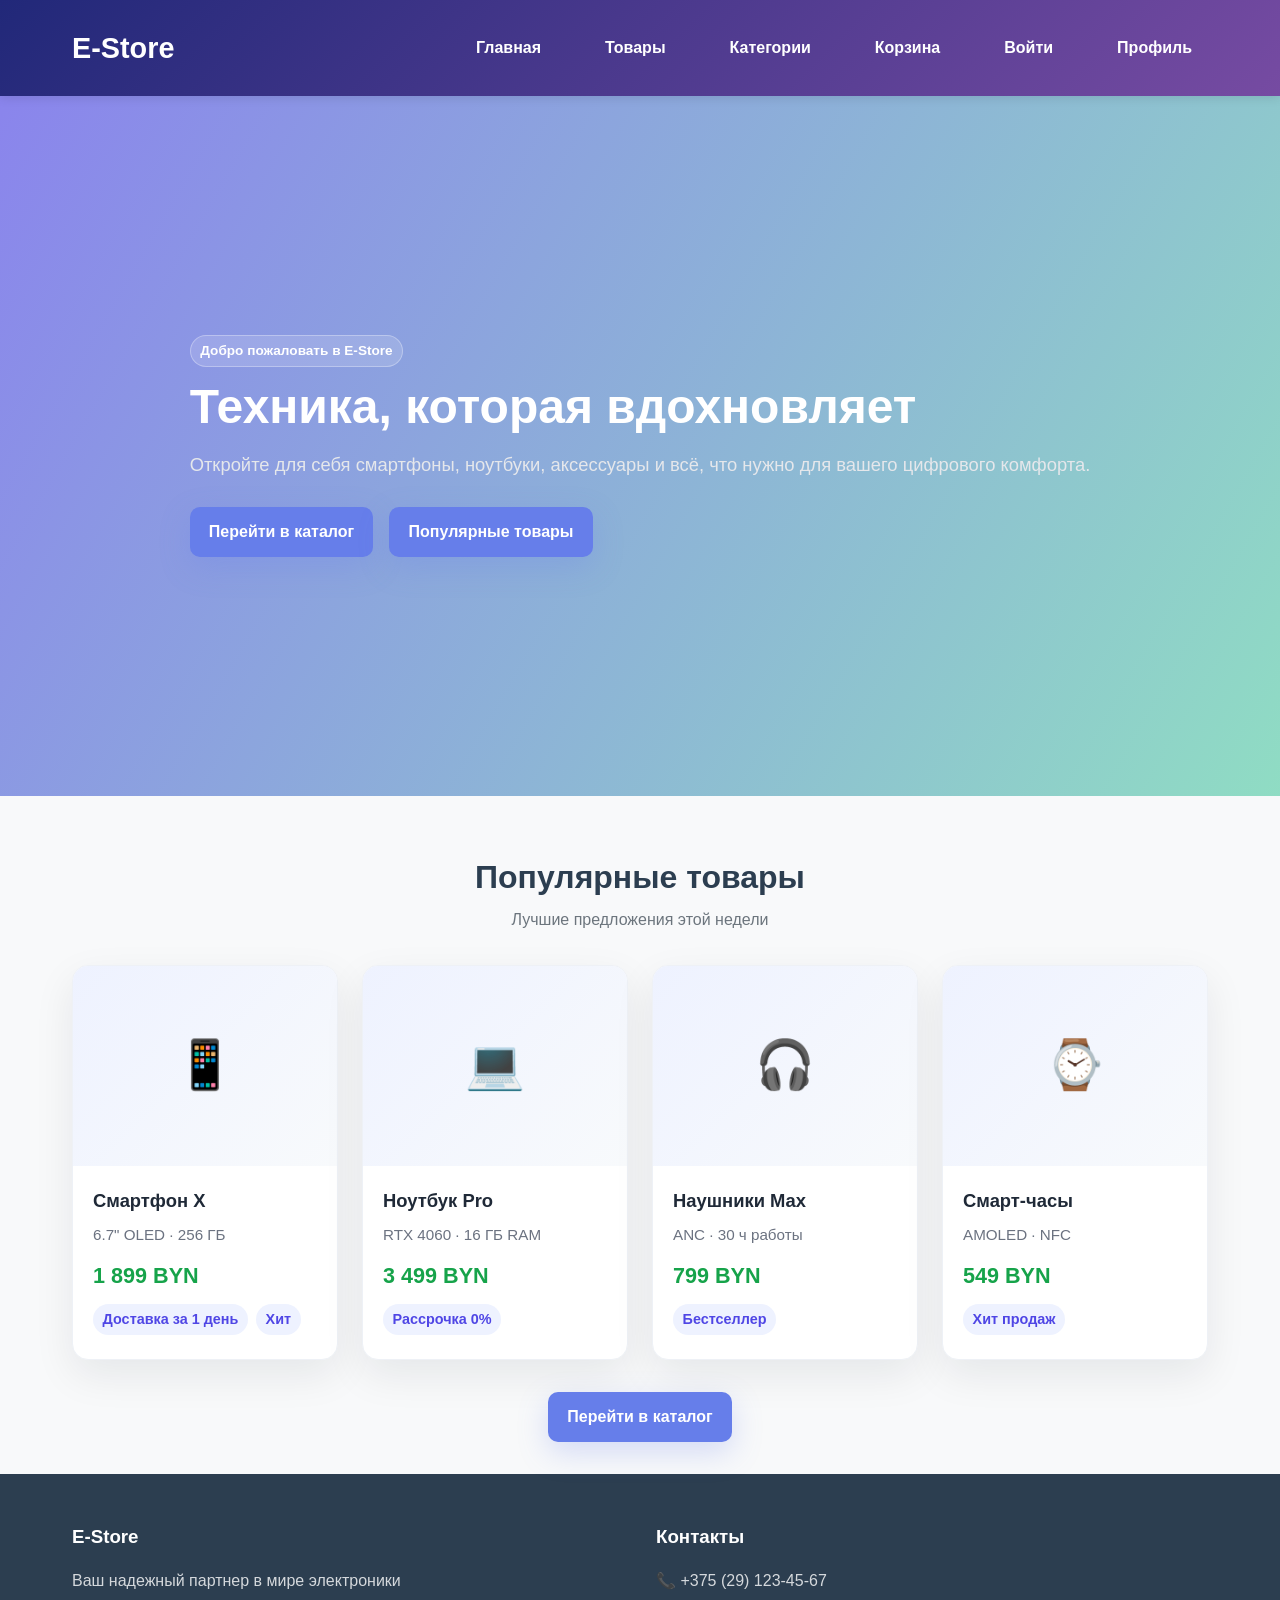
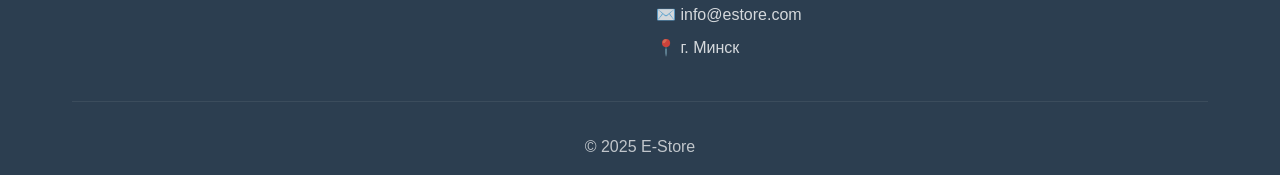
<file: src/main/resources/static/index.html>
<!DOCTYPE html>
<html lang="ru">
<head>
    <meta charset="UTF-8">
    <meta name="viewport" content="width=device-width, initial-scale=1.0">
    <title>E-Store - Магазин электроники</title>
    <link rel="stylesheet" href="css/style.css">
    <style>
        /* Временные дебаг стили */
        *:focus {
            outline: 2px solid #667eea !important;
        }
        .debug-border {
            border: 1px dashed #ff6b6b;
        }
    </style>
</head>
<body>
    <!-- Header -->
    <header class="header">
        <nav class="navbar container">
            <div class="logo">
                E-Store
            </div>
            <button class="menu-toggle" id="menuToggle">☰</button>
            <div class="nav-links" id="navLinks">
                <a href="#home">Главная</a>
                <a href="products.html">Товары</a>
                <a href="categories.html">Категории</a>
                <a href="cart.html">
                    Корзина
                    <span class="cart-count" id="cartCount">0</span>
                </a>
                <a href="#login" id="loginLink">Войти</a>
                <a href="profile.html" id="profileLink">Профиль</a>
            </div>
        </nav>

    </header>

    <!-- Main Content -->
    <main id="mainContent">
        <section class="landing-hero">
            <div class="hero-overlay"></div>
            <div class="container hero-inner">
                <p class="badge">Добро пожаловать в E-Store</p>
                <h1>Техника, которая вдохновляет</h1>
                <p class="hero-subtitle">Откройте для себя смартфоны, ноутбуки, аксессуары и всё, что нужно для вашего цифрового комфорта.</p>
                <div class="hero-actions">
                    <a class="btn btn-primary" href="products.html">Перейти в каталог</a>
                    <a class="btn btn-primary" href="#popular">Популярные товары</a>
                </div>
            </div>
        </section>

        <!-- Сюда будет вставляться содержимое страницы -->
        <div id="pageContent"></div>

        <section class="container popular-section" id="popular">
            <div class="section-header centered">
                <div>
                    <h2>Популярные товары</h2>
                    <p>Лучшие предложения этой недели</p>
                </div>
            </div>

            <div class="products-grid">
                <div class="product-card">
                    <div class="product-image placeholder">📱</div>
                    <div class="product-info">
                        <h3>Смартфон X</h3>
                        <p class="product-model">6.7" OLED · 256 ГБ</p>
                        <p class="product-price">1 899 BYN</p>
                        <div class="product-meta">
                            <span class="chip">Доставка за 1 день</span>
                            <span class="chip">Хит</span>
                        </div>
                    </div>
                </div>
                <div class="product-card">
                    <div class="product-image placeholder">💻</div>
                    <div class="product-info">
                        <h3>Ноутбук Pro</h3>
                        <p class="product-model">RTX 4060 · 16 ГБ RAM</p>
                        <p class="product-price">3 499 BYN</p>
                        <div class="product-meta">
                            <span class="chip">Рассрочка 0%</span>
                        </div>
                    </div>
                </div>
                <div class="product-card">
                    <div class="product-image placeholder">🎧</div>
                    <div class="product-info">
                        <h3>Наушники Max</h3>
                        <p class="product-model">ANC · 30 ч работы</p>
                        <p class="product-price">799 BYN</p>
                        <div class="product-meta">
                            <span class="chip">Бестселлер</span>
                        </div>
                    </div>
                </div>
                <div class="product-card">
                    <div class="product-image placeholder">⌚</div>
                    <div class="product-info">
                        <h3>Смарт-часы</h3>
                        <p class="product-model">AMOLED · NFC</p>
                        <p class="product-price">549 BYN</p>
                        <div class="product-meta">
                            <span class="chip">Хит продаж</span>
                        </div>
                    </div>
                </div>
            </div>

            <div style="text-align: center; margin: 2rem 0;">
                <a class="btn btn-primary" href="products.html">Перейти в каталог</a>
            </div>
        </section>
    </main>

    <!-- Footer -->
    <footer class="footer">
        <div class="container">
            <div class="footer-content">
                <div class="footer-section">
                    <h3>E-Store</h3>
                    <p>Ваш надежный партнер в мире электроники</p>
                </div>
                <div class="footer-section">
                    <h3>Контакты</h3>
                    <p>📞 +375 (29) 123-45-67</p>
                    <p>✉️ info@estore.com</p>
                    <p>📍 г. Минск</p>
                </div>
            </div>
            <div class="footer-bottom">
                <p>&copy; 2025 E-Store</p>
            </div>
        </div>
    </footer>

    <!-- JavaScript -->
    <script src="js/utils/storage.js"></script>
    <script src="js/components/auth.service.js"></script>
    <script src="js/services/cart.service.js"></script>
    <script src="js/components/cart.js"></script>
    <script src="js/components/products.js"></script>
    <script src="js/components/categories.js"></script>
    <script src="js/utils/app.js"></script>
    <script>
        // Инициализация корзины на главной странице
        document.addEventListener('DOMContentLoaded', function() {
            // Инициализируем корзину
            if (typeof SimpleCart !== 'undefined') {
                window.cart = new SimpleCart();
                cart.updateUI();
            }

            // Обновляем UI авторизации
            App.updateAuthUI(!!localStorage.getItem('token'));
        });
    </script>

</body>
</html>
</file>
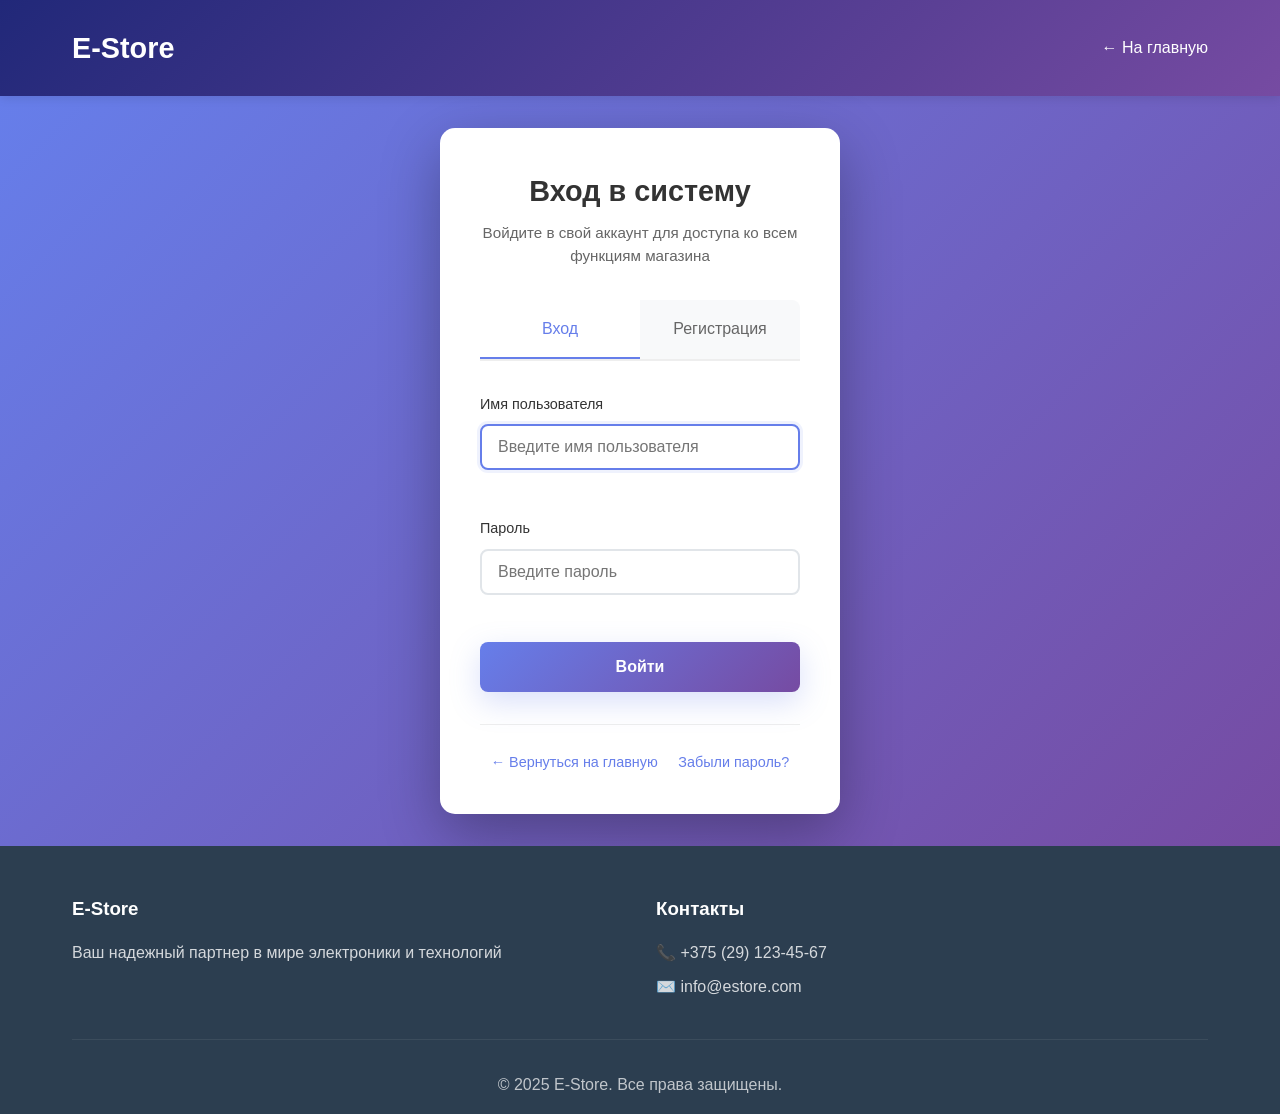
<file: src/main/resources/static/admin.html>
<!DOCTYPE html>
<html lang="ru">
<head>
    <meta charset="UTF-8">
    <meta name="viewport" content="width=device-width, initial-scale=1.0">
    <title>E-Store - Панель администратора</title>
    <link rel="stylesheet" href="css/style.css">
    <link rel="stylesheet" href="css/components/admin.css">
</head>
<body>
<!-- Хедер -->
<header class="header">
    <nav class="navbar container">
        <div class="logo">
            E-Store Admin
        </div>
        <div class="nav-links">
            <a href="index.html">Сайт</a>
            <a href="admin.html" class="active">Админ-панель</a>
            <a href="profile.html">Профиль</a>
        </div>
    </nav>
</header>

<!-- Основной контент -->
<main class="admin-section">
    <div class="container">
        <div class="admin-header">
            <h1>Панель администратора</h1>
            <p>Управление магазином, пользователями и заказами</p>
        </div>

        <!-- Быстрые метрики -->
        <div class="admin-stats">
            <div class="stat-card admin-stat">
                <div class="stat-icon">👥</div>
                <div class="stat-info">
                    <h3 id="totalUsers">0</h3>
                    <p>Всего пользователей</p>
                </div>
            </div>
            <div class="stat-card admin-stat">
                <div class="stat-icon">📦</div>
                <div class="stat-info">
                    <h3 id="totalProducts">0</h3>
                    <p>Товаров в магазине</p>
                </div>
            </div>
            <div class="stat-card admin-stat">
                <div class="stat-icon">💰</div>
                <div class="stat-info">
                    <h3 id="todayRevenue">0 BYN</h3>
                    <p>Выручка за сегодня</p>
                </div>
            </div>
            <div class="stat-card admin-stat">
                <div class="stat-icon">🔄</div>
                <div class="stat-info">
                    <h3 id="pendingOrders">0</h3>
                    <p>Заказов в обработке</p>
                </div>
            </div>
        </div>

        <!-- Табы админ-панели -->
        <div class="admin-tabs">
            <button class="admin-tab active" data-tab="dashboard">Панель управления</button>
            <button class="admin-tab" data-tab="products">Товары</button>
            <button class="admin-tab" data-tab="categories">Категории</button>
            <button class="admin-tab" data-tab="users">Пользователи</button>
            <button class="admin-tab" data-tab="analytics">Аналитика</button>
        </div>

        <!-- Контент табов -->
        <div class="admin-content">
            <!-- Панель управления (с заказами) -->
            <div id="dashboardTab" class="admin-tab-content active">
                <div class="admin-toolbar">
                    <h2>Все заказы</h2>
                    <div style="display: flex; gap: 1rem; align-items: center;">
                        <select id="orderStatusFilter" class="filter-select">
                            <option value="all">Все статусы</option>
                            <option value="PENDING">Ожидание</option>
                            <option value="CONFIRMED">Подтвержден</option>
                            <option value="SHIPPED">Отправлен</option>
                            <option value="DELIVERED">Доставлен</option>
                            <option value="CANCELLED">Отменен</option>
                        </select>
                        <button class="btn btn-primary" id="refreshOrdersBtn" title="Обновить данные">🔄 Обновить</button>
                    </div>
                </div>
                <div id="ordersTable" class="admin-table">
                    <p>Загрузка заказов...</p>
                </div>
            </div>

            <!-- Управление товарами -->
            <div id="productsTab" class="admin-tab-content">
                <div class="admin-toolbar">
                    <h2>Управление товарами</h2>
                    <button class="btn btn-primary" id="addProductBtn">+ Добавить товар</button>
                </div>
                <div id="productsTable" class="admin-table">
                    <p>Загрузка товаров...</p>
                </div>
            </div>

            <!-- Управление категориями -->
            <div id="categoriesTab" class="admin-tab-content">
                <div class="admin-toolbar">
                    <h2>Управление категориями</h2>
                    <button class="btn btn-primary" id="addCategoryBtn">+ Добавить категорию</button>
                </div>
                <div id="categoriesTable" class="admin-table">
                    <p>Загрузка категорий...</p>
                </div>
            </div>

            <!-- Управление пользователями -->
            <div id="usersTab" class="admin-tab-content">
                <div class="admin-toolbar">
                    <h2>Пользователи</h2>
                    <div style="display: flex; gap: 1rem; align-items: center;">
                        <input type="text" id="userSearch" placeholder="Поиск пользователей..." class="search-input">
                        <button class="btn btn-primary" id="refreshUsersBtn" title="Обновить данные">🔄 Обновить</button>
                    </div>
                </div>
                <div id="usersTable" class="admin-table">
                    <p>Загрузка пользователей...</p>
                </div>
            </div>

            <!-- Аналитика -->
            <div id="analyticsTab" class="admin-tab-content">
                <h2>Статистика магазина</h2>
                <div class="analytics-grid">
                    <div class="analytics-card">
                        <h3>📈 Продажи по месяцам</h3>
                        <div id="salesChart" class="chart-placeholder">
                            <p>График продаж</p>
                        </div>
                    </div>
                    <div class="analytics-card">
                        <h3>🔥 Популярные товары</h3>
                        <div id="popularProducts">
                            <p>Загрузка популярных товаров...</p>
                        </div>
                    </div>
                </div>
            </div>
        </div>
    </div>
</main>

<!-- Футер -->
<footer class="footer">
    <div class="container">
        <div class="footer-content">
            <div class="footer-section">
                <h3>E-Store Admin</h3>
                <p>Панель управления магазином</p>
            </div>
            <div class="footer-section">
                <h3>Статус системы</h3>
                <p id="systemStatus">🟢 Все системы работают</p>
            </div>
        </div>
    </div>
</footer>

<!-- JavaScript -->
<script src="js/components/admin.service.js"></script>
<script src="js/components/admin.component.js"></script>
<script src="js/utils/app.js"></script>
<script>
    // Обновляем товары при возврате со страницы создания/редактирования
    document.addEventListener('DOMContentLoaded', () => {
        const shouldRefresh = sessionStorage.getItem('refreshProducts');
        if (shouldRefresh) {
            sessionStorage.removeItem('refreshProducts');
            // Обновляем товары в админ-панели если открыта вкладка товаров
            if (typeof AdminComponent !== 'undefined') {
                setTimeout(() => {
                    AdminComponent.loadProducts(true);
                }, 500);
            }
        }
    });
</script>
</body>
</html>
</file>
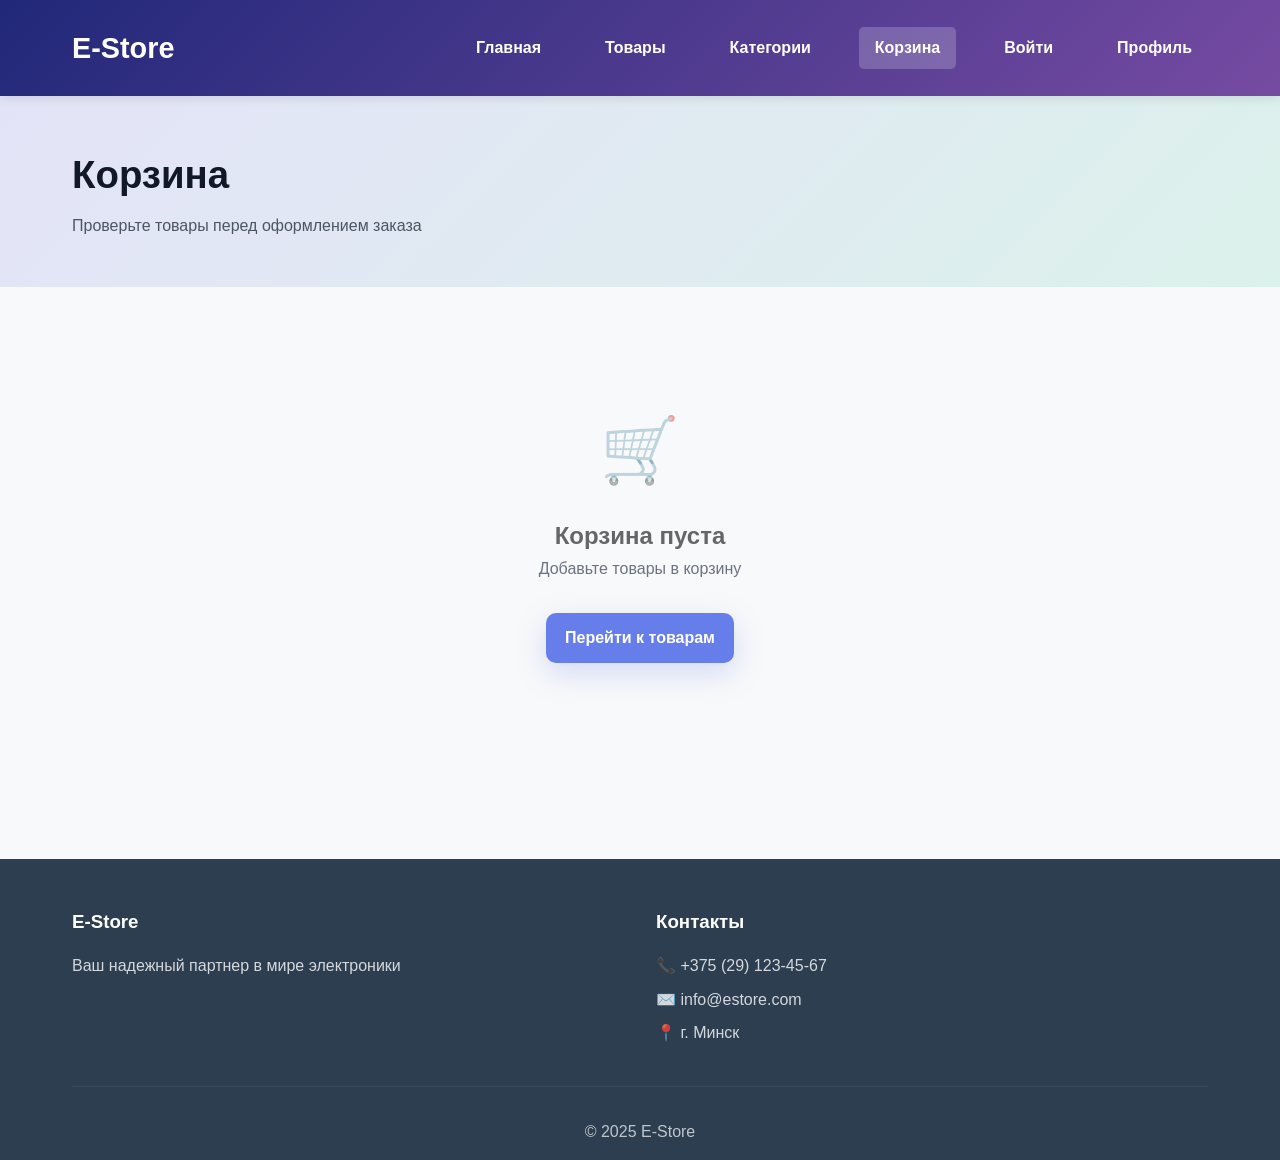
<file: src/main/resources/static/cart.html>
<!DOCTYPE html>
<html lang="ru">
<head>
    <meta charset="UTF-8">
    <meta name="viewport" content="width=device-width, initial-scale=1.0">
    <title>E-Store - Корзина</title>
    <link rel="stylesheet" href="css/style.css">
    <link rel="stylesheet" href="css/components/cart.css">
    <style>
        .cart-hero {
            background: linear-gradient(135deg, rgba(79,70,229,0.12), rgba(16,185,129,0.12));
            padding: 3rem 0;
            margin-bottom: 2rem;
        }
        .cart-hero h1 {
            font-size: 2.4rem;
            color: #111827;
            margin-bottom: 0.5rem;
        }
        .cart-hero p {
            color: #4b5563;
        }
        .cart-section {
            padding: 2rem 0 4rem;
        }
    </style>
</head>
<body>
<!-- Хедер -->
<header class="header">
    <nav class="navbar container">
        <div class="logo">
            E-Store
        </div>
        <button class="menu-toggle" id="menuToggle">☰</button>
        <div class="nav-links" id="navLinks">
            <a href="index.html">Главная</a>
            <a href="products.html">Товары</a>
            <a href="categories.html">Категории</a>
            <a href="cart.html" class="active">
                Корзина
                <span class="cart-count" id="cartCount">0</span>
            </a>
            <a href="login.html" id="loginLink">Войти</a>
            <a href="profile.html" id="profileLink">Профиль</a>
        </div>
    </nav>
</header>

<main>
    <section class="cart-hero">
        <div class="container">
            <h1>Корзина</h1>
            <p>Проверьте товары перед оформлением заказа</p>
        </div>
    </section>

    <section class="cart-section">
        <div class="container">
            <div id="cartContainer" class="cart-container">
                <p>Загрузка корзины...</p>
            </div>
        </div>
    </section>
</main>

<!-- Футер -->
<footer class="footer">
    <div class="container">
        <div class="footer-content">
            <div class="footer-section">
                <h3>E-Store</h3>
                <p>Ваш надежный партнер в мире электроники</p>
            </div>
            <div class="footer-section">
                <h3>Контакты</h3>
                <p>📞 +375 (29) 123-45-67</p>
                <p>✉️ info@estore.com</p>
                <p>📍 г. Минск</p>
            </div>
        </div>
        <div class="footer-bottom">
            <p>&copy; 2025 E-Store</p>
        </div>
    </div>
</footer>

<!-- JavaScript -->
<script src="js/utils/storage.js"></script>
<script src="js/components/auth.service.js"></script>
<script src="js/services/cart.service.js"></script>
<script src="js/components/cart.js"></script>
<script src="js/components/cart-page.js"></script>
<script src="js/utils/app.js"></script>
<script>
    document.addEventListener('DOMContentLoaded', () => {
        App.updateAuthUI(!!localStorage.getItem('token'));
        CartPageComponent.init();
    });
</script>
</body>
</html>
</file>
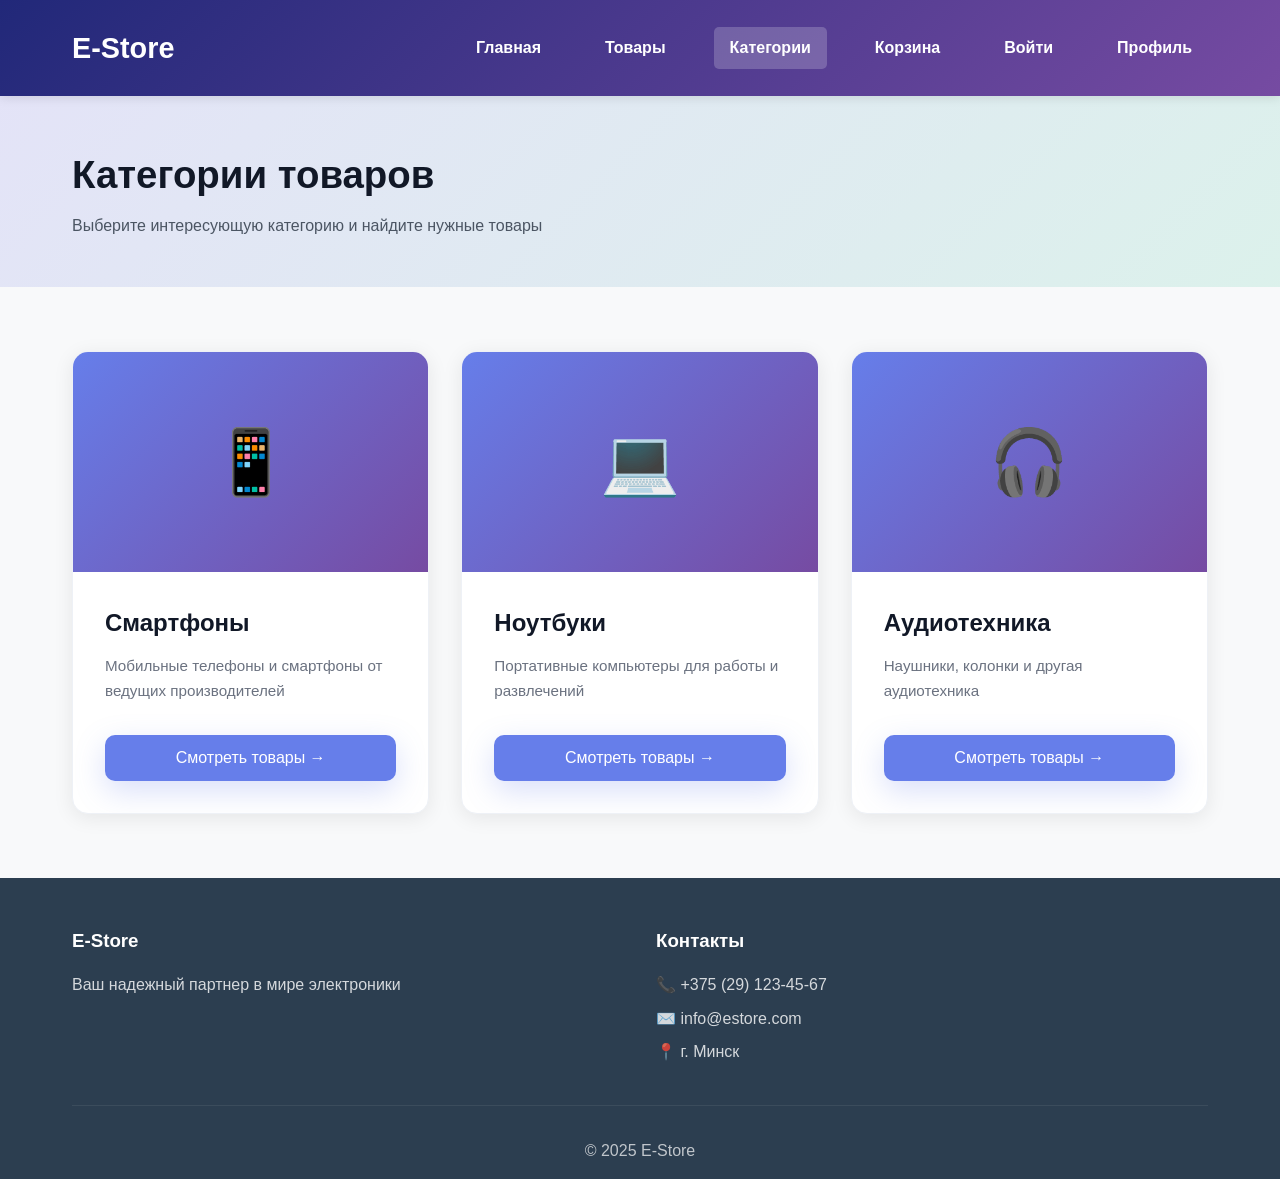
<file: src/main/resources/static/categories.html>
<!DOCTYPE html>
<html lang="ru">
<head>
    <meta charset="UTF-8">
    <meta name="viewport" content="width=device-width, initial-scale=1.0">
    <title>E-Store - Категории товаров</title>
    <link rel="stylesheet" href="css/style.css">
    <link rel="stylesheet" href="css/components/categories.css">
    <style>
        .categories-hero {
            background: linear-gradient(135deg, rgba(79,70,229,0.12), rgba(16,185,129,0.12));
            padding: 3rem 0;
            margin-bottom: 2rem;
        }
        .categories-hero h1 {
            font-size: 2.4rem;
            color: #111827;
            margin-bottom: 0.5rem;
        }
        .categories-hero p {
            color: #4b5563;
        }
        .categories-section {
            padding: 2rem 0 4rem;
        }
        .category-card {
            text-decoration: none;
            color: inherit;
            display: block;
        }
        .category-card:hover {
            text-decoration: none;
        }
        .view-category-btn {
            margin-top: 1rem;
            width: 100%;
        }
    </style>
</head>
<body>
<!-- Хедер -->
<header class="header">
    <nav class="navbar container">
        <div class="logo">
            E-Store
        </div>
        <button class="menu-toggle" id="menuToggle">☰</button>
        <div class="nav-links" id="navLinks">
            <a href="index.html">Главная</a>
            <a href="products.html">Товары</a>
            <a href="categories.html" class="active">Категории</a>
            <a href="cart.html">
                Корзина
                <span class="cart-count" id="cartCount">0</span>
            </a>
            <a href="login.html" id="loginLink">Войти</a>
            <a href="profile.html" id="profileLink">Профиль</a>
        </div>
    </nav>
</header>

<main>
    <section class="categories-hero">
        <div class="container">
            <h1>Категории товаров</h1>
            <p>Выберите интересующую категорию и найдите нужные товары</p>
        </div>
    </section>

    <section class="categories-section">
        <div class="container">
            <div id="categories-container" class="categories-grid">
                <p>Загрузка категорий...</p>
            </div>
        </div>
    </section>
</main>

<!-- Футер -->
<footer class="footer">
    <div class="container">
        <div class="footer-content">
            <div class="footer-section">
                <h3>E-Store</h3>
                <p>Ваш надежный партнер в мире электроники</p>
            </div>
            <div class="footer-section">
                <h3>Контакты</h3>
                <p>📞 +375 (29) 123-45-67</p>
                <p>✉️ info@estore.com</p>
                <p>📍 г. Минск</p>
            </div>
        </div>
        <div class="footer-bottom">
            <p>&copy; 2025 E-Store</p>
        </div>
    </div>
</footer>

<!-- JavaScript -->
<script src="js/utils/storage.js"></script>
<script src="js/components/auth.service.js"></script>
<script src="js/services/cart.service.js"></script>
<script src="js/components/cart.js"></script>
<script src="js/components/categories.js"></script>
<script src="js/utils/app.js"></script>
<script>
    document.addEventListener('DOMContentLoaded', () => {
        App.updateAuthUI(!!localStorage.getItem('token'));
        CategoriesComponent.init();
    });
</script>
</body>
</html>
</file>
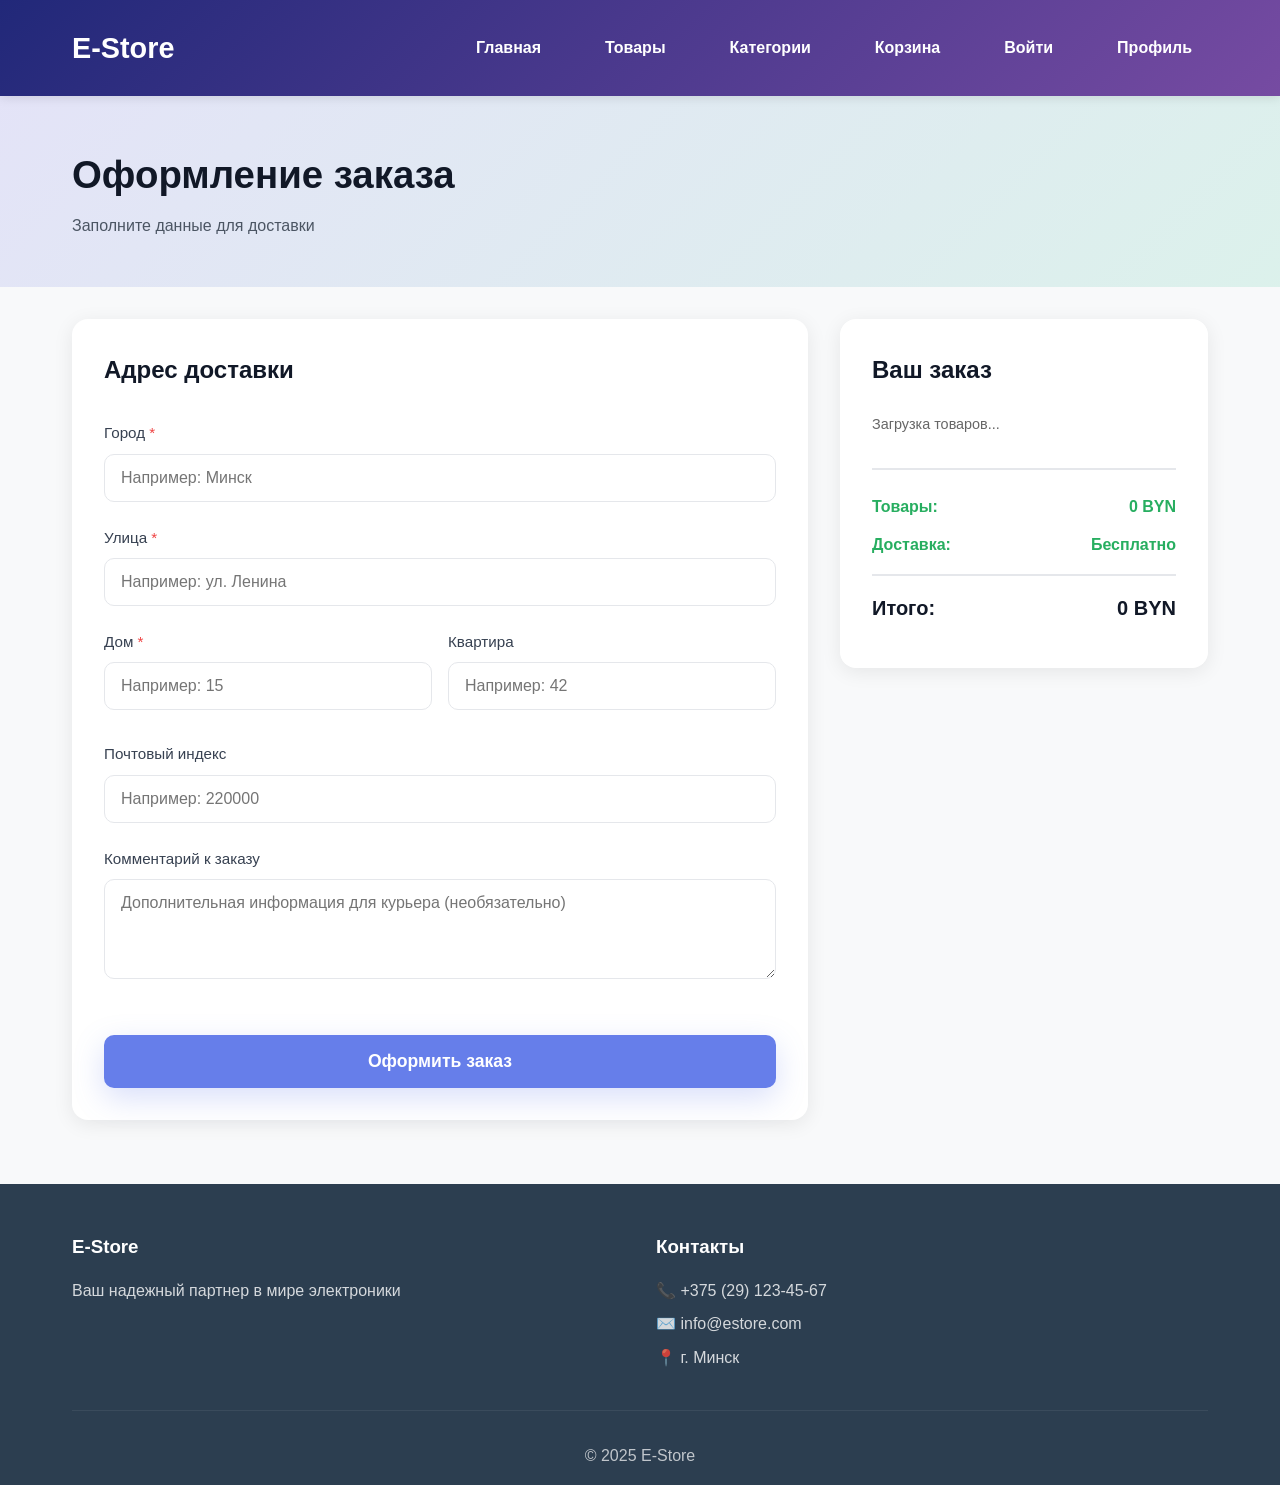
<file: src/main/resources/static/checkout.html>
<!DOCTYPE html>
<html lang="ru">
<head>
    <meta charset="UTF-8">
    <meta name="viewport" content="width=device-width, initial-scale=1.0">
    <title>E-Store - Оформление заказа</title>
    <link rel="stylesheet" href="css/style.css">
    <style>
        .checkout-hero {
            background: linear-gradient(135deg, rgba(79,70,229,0.12), rgba(16,185,129,0.12));
            padding: 3rem 0;
            margin-bottom: 2rem;
        }
        .checkout-hero h1 {
            font-size: 2.4rem;
            color: #111827;
            margin-bottom: 0.5rem;
        }
        .checkout-hero p {
            color: #4b5563;
        }
        .checkout-container {
            display: grid;
            grid-template-columns: 2fr 1fr;
            gap: 2rem;
            margin-bottom: 4rem;
        }
        .checkout-form-section {
            background: white;
            border-radius: 16px;
            padding: 2rem;
            box-shadow: 0 4px 20px rgba(0,0,0,0.08);
        }
        .checkout-summary {
            background: white;
            border-radius: 16px;
            padding: 2rem;
            box-shadow: 0 4px 20px rgba(0,0,0,0.08);
            position: sticky;
            top: 2rem;
            height: fit-content;
        }
        .form-group {
            margin-bottom: 1.5rem;
        }
        .form-group label {
            display: block;
            margin-bottom: 0.5rem;
            color: #374151;
            font-weight: 500;
            font-size: 0.95rem;
        }
        .form-group input,
        .form-group textarea {
            width: 100%;
            padding: 0.875rem 1rem;
            border: 1px solid #e5e7eb;
            border-radius: 10px;
            font-size: 1rem;
            transition: all 0.2s;
        }
        .form-group input:focus,
        .form-group textarea:focus {
            outline: none;
            border-color: #6366f1;
            box-shadow: 0 0 0 3px rgba(99, 102, 241, 0.1);
        }
        .form-group textarea {
            resize: vertical;
            min-height: 100px;
        }
        .form-group .required {
            color: #ef4444;
        }
        .order-items {
            margin-bottom: 2rem;
        }
        .order-item {
            display: flex;
            justify-content: space-between;
            align-items: center;
            padding: 1rem 0;
            border-bottom: 1px solid #e5e7eb;
        }
        .order-item:last-child {
            border-bottom: none;
        }
        .order-item-info {
            flex: 1;
        }
        .order-item-name {
            font-weight: 500;
            color: #111827;
            margin-bottom: 0.25rem;
        }
        .order-item-details {
            font-size: 0.875rem;
            color: #6b7280;
        }
        .order-item-price {
            font-weight: 600;
            color: #111827;
        }
        .order-total {
            padding-top: 1.5rem;
            border-top: 2px solid #e5e7eb;
            margin-top: 1rem;
        }
        .order-total-row {
            display: flex;
            justify-content: space-between;
            margin-bottom: 0.75rem;
            font-size: 1rem;
        }
        .order-total-row.final {
            font-size: 1.25rem;
            font-weight: 700;
            color: #111827;
            margin-top: 1rem;
            padding-top: 1rem;
            border-top: 2px solid #e5e7eb;
        }
        .submit-btn {
            width: 100%;
            padding: 1rem;
            font-size: 1.1rem;
            font-weight: 600;
            margin-top: 1.5rem;
        }
        .empty-cart {
            text-align: center;
            padding: 4rem 2rem;
        }
        .empty-cart-icon {
            font-size: 4rem;
            margin-bottom: 1rem;
        }
        .error-message {
            color: #ef4444;
            font-size: 0.875rem;
            margin-top: 0.5rem;
        }
        @media (max-width: 768px) {
            .checkout-container {
                grid-template-columns: 1fr;
            }
            .checkout-summary {
                position: static;
            }
        }
    </style>
</head>
<body>
<!-- Хедер -->
<header class="header">
    <nav class="navbar container">
        <div class="logo">
            E-Store
        </div>
        <button class="menu-toggle" id="menuToggle">☰</button>
        <div class="nav-links" id="navLinks">
            <a href="index.html">Главная</a>
            <a href="products.html">Товары</a>
            <a href="categories.html">Категории</a>
            <a href="cart.html">
                Корзина
                <span class="cart-count" id="cartCount">0</span>
            </a>
            <a href="login.html" id="loginLink">Войти</a>
            <a href="profile.html" id="profileLink">Профиль</a>
        </div>
    </nav>
</header>

<main>
    <section class="checkout-hero">
        <div class="container">
            <h1>Оформление заказа</h1>
            <p>Заполните данные для доставки</p>
        </div>
    </section>

    <div class="container">
        <div class="checkout-container">
            <!-- Форма оформления заказа -->
            <div class="checkout-form-section">
                <h2 style="margin-bottom: 2rem; color: #111827;">Адрес доставки</h2>
                
                <form id="checkoutForm">
                    <div class="form-group">
                        <label for="city">
                            Город <span class="required">*</span>
                        </label>
                        <input type="text" id="city" name="city" required 
                               placeholder="Например: Минск">
                        <div class="error-message" id="cityError"></div>
                    </div>

                    <div class="form-group">
                        <label for="street">
                            Улица <span class="required">*</span>
                        </label>
                        <input type="text" id="street" name="street" required 
                               placeholder="Например: ул. Ленина">
                        <div class="error-message" id="streetError"></div>
                    </div>

                    <div style="display: grid; grid-template-columns: 1fr 1fr; gap: 1rem;">
                        <div class="form-group">
                            <label for="house">
                                Дом <span class="required">*</span>
                            </label>
                            <input type="text" id="house" name="house" required 
                                   placeholder="Например: 15">
                            <div class="error-message" id="houseError"></div>
                        </div>

                        <div class="form-group">
                            <label for="apartment">
                                Квартира
                            </label>
                            <input type="text" id="apartment" name="apartment" 
                                   placeholder="Например: 42">
                        </div>
                    </div>

                    <div class="form-group">
                        <label for="postalCode">
                            Почтовый индекс
                        </label>
                        <input type="text" id="postalCode" name="postalCode" 
                               placeholder="Например: 220000">
                    </div>

                    <div class="form-group">
                        <label for="notes">
                            Комментарий к заказу
                        </label>
                        <textarea id="notes" name="notes" 
                                  placeholder="Дополнительная информация для курьера (необязательно)"></textarea>
                    </div>

                    <button type="submit" class="btn btn-primary submit-btn" id="submitOrderBtn">
                        Оформить заказ
                    </button>
                </form>
            </div>

            <!-- Сводка заказа -->
            <div class="checkout-summary">
                <h2 style="margin-bottom: 1.5rem; color: #111827;">Ваш заказ</h2>
                
                <div id="orderItems" class="order-items">
                    <p>Загрузка товаров...</p>
                </div>

                <div class="order-total">
                    <div class="order-total-row">
                        <span>Товары:</span>
                        <span id="itemsTotal">0 BYN</span>
                    </div>
                    <div class="order-total-row">
                        <span>Доставка:</span>
                        <span>Бесплатно</span>
                    </div>
                    <div class="order-total-row final">
                        <span>Итого:</span>
                        <span id="totalAmount">0 BYN</span>
                    </div>
                </div>
            </div>
        </div>
    </div>
</main>

<!-- Футер -->
<footer class="footer">
    <div class="container">
        <div class="footer-content">
            <div class="footer-section">
                <h3>E-Store</h3>
                <p>Ваш надежный партнер в мире электроники</p>
            </div>
            <div class="footer-section">
                <h3>Контакты</h3>
                <p>📞 +375 (29) 123-45-67</p>
                <p>✉️ info@estore.com</p>
                <p>📍 г. Минск</p>
            </div>
        </div>
        <div class="footer-bottom">
            <p>&copy; 2025 E-Store</p>
        </div>
    </div>
</footer>

<!-- JavaScript -->
<script src="js/utils/storage.js"></script>
<script src="js/components/auth.service.js"></script>
<script src="js/services/cart.service.js"></script>
<script src="js/components/cart.js"></script>
<script src="js/components/checkout.js"></script>
<script src="js/utils/app.js"></script>
<script>
    document.addEventListener('DOMContentLoaded', () => {
        App.updateAuthUI(!!localStorage.getItem('token'));
        CheckoutComponent.init();
    });
</script>
</body>
</html>
</file>
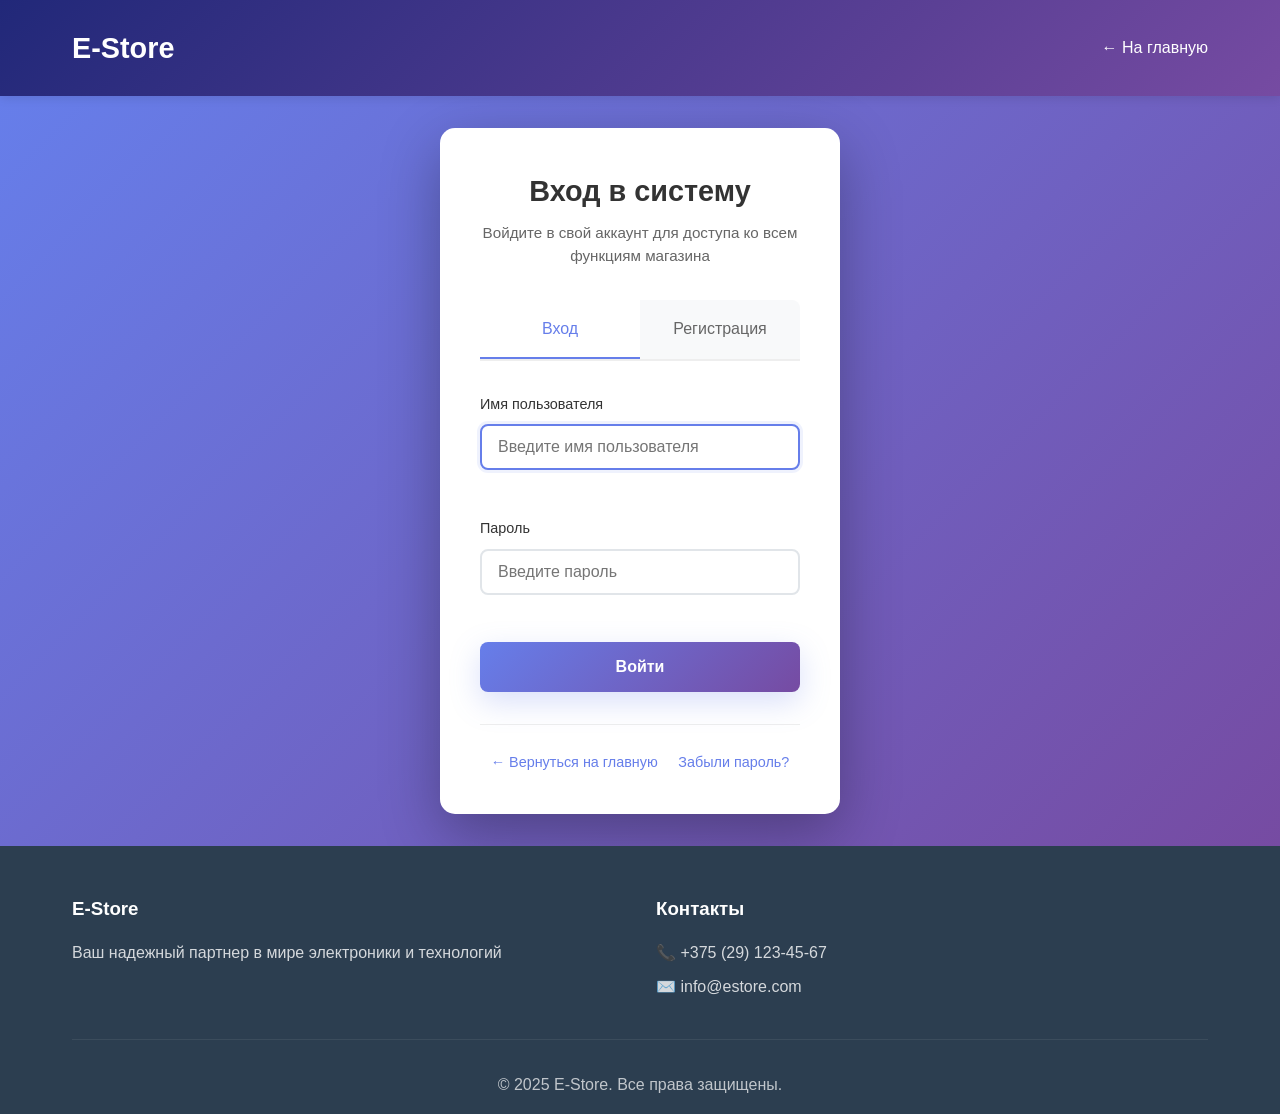
<file: src/main/resources/static/login.html>
<!DOCTYPE html>
<html lang="ru">
<head>
    <meta charset="UTF-8">
    <meta name="viewport" content="width=device-width, initial-scale=1.0">
    <title>E-Store - Вход в систему</title>
    <link rel="stylesheet" href="css/style.css">
    <link rel="stylesheet" href="css/components/auth.css">
</head>
<body class="auth-page">
    <!-- Хедер -->
    <header class="header">
        <nav class="navbar container">
            <div class="logo">
                E-Store
            </div>
            <a href="index.html" class="nav-links" style="color: white; text-decoration: none;">
                ← На главную
            </a>
        </nav>
    </header>

    <!-- Основной контент -->
    <main class="auth-container">
        <div class="auth-card">
            <div class="auth-header">
                <h1 class="auth-title">Вход в систему</h1>
                <p class="auth-subtitle">Войдите в свой аккаунт для доступа ко всем функциям магазина</p>
            </div>
            
            <!-- Вкладки -->
            <div class="tabs">
                <div class="tab active" id="loginTab">Вход</div>
                <div class="tab" id="registerTab">Регистрация</div>
            </div>
            
            <!-- Сообщение об успехе -->
            <div class="success-message hidden" id="successMessage">
                ✅ Регистрация успешна! Теперь вы можете войти.
            </div>
            
            <!-- Форма входа -->
            <div class="tab-content active" id="loginContent">
                <form id="loginForm">
                    <div class="form-group">
                        <label class="form-label" for="loginUsername">
                            <span class="input-icon">👤</span>
                            Имя пользователя
                        </label>
                        <input type="text" 
                               id="loginUsername" 
                               class="form-input" 
                               placeholder="Введите имя пользователя"
                               required
                               autocomplete="username">
                        <div class="error-message" id="loginUsernameError"></div>
                    </div>
                    
                    <div class="form-group">
                        <label class="form-label" for="loginPassword">
                            <span class="input-icon">🔒</span>
                            Пароль
                        </label>
                        <input type="password" 
                               id="loginPassword" 
                               class="form-input" 
                               placeholder="Введите пароль"
                               required
                               autocomplete="current-password">
                        <div class="error-message" id="loginPasswordError"></div>
                    </div>
                    
                    <button type="submit" class="btn btn-primary auth-button" id="loginButton">
                        <span id="loginButtonText">Войти</span>
                    </button>
                </form>
            </div>
            
            <!-- Форма регистрации -->
            <div class="tab-content" id="registerContent">
                <form id="registerForm">
                    <div class="form-group">
                        <label class="form-label" for="registerUsername">
                            <span class="input-icon">👤</span>
                            Имя пользователя
                        </label>
                        <input type="text" 
                               id="registerUsername" 
                               class="form-input" 
                               placeholder="Придумайте имя пользователя"
                               required
                               minlength="3"
                               maxlength="50"
                               autocomplete="username">
                        <div class="error-message" id="registerUsernameError"></div>
                    </div>
                    
                    <div class="form-group">
                        <label class="form-label" for="registerEmail">
                            <span class="input-icon">📧</span>
                            Email адрес
                        </label>
                        <input type="email" 
                               id="registerEmail" 
                               class="form-input" 
                               placeholder="Введите ваш email"
                               required
                               autocomplete="email">
                        <div class="error-message" id="registerEmailError"></div>
                    </div>
                    
                    <div class="form-group">
                        <label class="form-label" for="registerPassword">
                            <span class="input-icon">🔒</span>
                            Пароль
                        </label>
                        <input type="password" 
                               id="registerPassword" 
                               class="form-input" 
                               placeholder="Придумайте пароль (минимум 6 символов)"
                               required
                               minlength="6"
                               autocomplete="new-password">
                        <div class="error-message" id="registerPasswordError"></div>
                    </div>
                    
                    <div class="form-group">
                        <label class="form-label" for="registerPasswordConfirm">
                            <span class="input-icon">🔒</span>
                            Подтверждение пароля
                        </label>
                        <input type="password" 
                               id="registerPasswordConfirm" 
                               class="form-input" 
                               placeholder="Повторите пароль"
                               required
                               autocomplete="new-password">
                        <div class="error-message" id="registerPasswordConfirmError"></div>
                    </div>
                    
                    <button type="submit" class="btn btn-primary auth-button" id="registerButton">
                        <span id="registerButtonText">Создать аккаунт</span>
                    </button>
                    
                    <div class="form-footer">
                        <p>Регистрируясь, вы соглашаетесь с <a href="#" class="auth-link">правилами использования</a></p>
                    </div>
                </form>
            </div>
            
            <div class="auth-links">
                <a href="index.html" class="auth-link">← Вернуться на главную</a>
                <a href="#" class="auth-link">Забыли пароль?</a>
            </div>
        </div>
    </main>

    <!-- Футер -->
    <footer class="footer">
        <div class="container">
            <div class="footer-content">
                <div class="footer-section">
                    <h3>E-Store</h3>
                    <p>Ваш надежный партнер в мире электроники и технологий</p>
                </div>
                <div class="footer-section">
                    <h3>Контакты</h3>
                    <p>📞 +375 (29) 123-45-67</p>
                    <p>✉️ info@estore.com</p>
                </div>
            </div>
            <div class="footer-bottom">
                <p>&copy; 2025 E-Store. Все права защищены.</p>
            </div>
        </div>
    </footer>

    <!-- JavaScript -->
    <script src="js/components/auth.service.js"></script>
    <script src="js/utils/app.js"></script>
    <script>
        document.addEventListener('DOMContentLoaded', function() {
            console.log('Login page loaded');
            
            const loginTab = document.getElementById('loginTab');
            const registerTab = document.getElementById('registerTab');
            const loginContent = document.getElementById('loginContent');
            const registerContent = document.getElementById('registerContent');
            const successMessage = document.getElementById('successMessage');
            
            const loginForm = document.getElementById('loginForm');
            const registerForm = document.getElementById('registerForm');
            
            const loginButton = document.getElementById('loginButton');
            const loginButtonText = document.getElementById('loginButtonText');
            
            const registerButton = document.getElementById('registerButton');
            const registerButtonText = document.getElementById('registerButtonText');
            
            loginTab.addEventListener('click', () => switchTab('login'));
            registerTab.addEventListener('click', () => switchTab('register'));
            
            function switchTab(tab) {
                loginTab.classList.toggle('active', tab === 'login');
                registerTab.classList.toggle('active', tab === 'register');
                
                loginContent.classList.toggle('active', tab === 'login');
                registerContent.classList.toggle('active', tab === 'register');
                
                successMessage.classList.add('hidden');
            }
            
            loginForm.addEventListener('submit', async function(e) {
                e.preventDefault();
                
                const username = document.getElementById('loginUsername').value.trim();
                const password = document.getElementById('loginPassword').value;
                
                let isValid = true;
                
                if (!username) {
                    showError('loginUsernameError', 'Введите имя пользователя');
                    isValid = false;
                } else {
                    hideError('loginUsernameError');
                }
                
                if (!password) {
                    showError('loginPasswordError', 'Введите пароль');
                    isValid = false;
                } else {
                    hideError('loginPasswordError');
                }
                
                if (!isValid) return;
                
                loginButton.disabled = true;
                loginButtonText.textContent = 'Вход...';
                
                try {
                    if (typeof AuthService !== 'undefined' && AuthService.login) {
                        const response = await AuthService.login(username, password);
                        showNotification('Вход успешен!', 'success');
                        
                        setTimeout(() => {
                            window.location.href = 'index.html';
                        }, 1000);
                        
                    } else {
                        showNotification('Вход успешен! (демо-режим)', 'success');
                        
                        localStorage.setItem('token', 'demo-token-' + Date.now());
                        localStorage.setItem('user', JSON.stringify({
                            id: 1,
                            username: username,
                            role: username === 'admin' ? 'ROLE_ADMIN' : 'ROLE_USER'
                        }));
                        
                        setTimeout(() => {
                            window.location.href = 'index.html';
                        }, 1000);
                    }
                    
                } catch (error) {
                    showError('loginPasswordError', 'Неверное имя пользователя или пароль');
                    showNotification('Ошибка входа: ' + error.message, 'error');
                    loginForm.classList.add('shake');
                    setTimeout(() => loginForm.classList.remove('shake'), 500);
                    
                } finally {
                    loginButton.disabled = false;
                    loginButtonText.textContent = 'Войти';
                }
            });
            
            registerForm.addEventListener('submit', async function(e) {
                e.preventDefault();
                
                const username = document.getElementById('registerUsername').value.trim();
                const email = document.getElementById('registerEmail').value.trim();
                const password = document.getElementById('registerPassword').value;
                const passwordConfirm = document.getElementById('registerPasswordConfirm').value;
                
                let isValid = true;
                
                if (!username) {
                    showError('registerUsernameError', 'Введите имя пользователя');
                    isValid = false;
                } else if (username.length < 3) {
                    showError('registerUsernameError', 'Минимум 3 символа');
                    isValid = false;
                } else {
                    hideError('registerUsernameError');
                }
                
                if (!email) {
                    showError('registerEmailError', 'Введите email');
                    isValid = false;
                } else if (!isValidEmail(email)) {
                    showError('registerEmailError', 'Введите корректный email');
                    isValid = false;
                } else {
                    hideError('registerEmailError');
                }
                
                if (!password) {
                    showError('registerPasswordError', 'Введите пароль');
                    isValid = false;
                } else if (password.length < 6) {
                    showError('registerPasswordError', 'Минимум 6 символов');
                    isValid = false;
                } else {
                    hideError('registerPasswordError');
                }
                
                if (!passwordConfirm) {
                    showError('registerPasswordConfirmError', 'Подтвердите пароль');
                    isValid = false;
                } else if (password !== passwordConfirm) {
                    showError('registerPasswordConfirmError', 'Пароли не совпадают');
                    isValid = false;
                } else {
                    hideError('registerPasswordConfirmError');
                }
                
                if (!isValid) return;
                
                registerButton.disabled = true;
                registerButtonText.textContent = 'Регистрация...';
                
                try {
                    if (typeof AuthService !== 'undefined' && AuthService.register) {
                        await AuthService.register({
                            username: username,
                            email: email,
                            password: password
                        });
                        
                        successMessage.classList.remove('hidden');
                        registerForm.reset();
                        
                        setTimeout(() => {
                            switchTab('login');
                        }, 2000);
                        
                    } else {
                        showNotification('Регистрация успешна! (демо-режим)', 'success');
                        successMessage.classList.remove('hidden');
                        registerForm.reset();
                        
                        setTimeout(() => {
                            switchTab('login');
                        }, 2000);
                    }
                    
                } catch (error) {
                    showNotification('Ошибка регистрации: ' + error.message, 'error');
                    
                } finally {
                    registerButton.disabled = false;
                    registerButtonText.textContent = 'Создать аккаунт';
                }
            });
            
            function showError(elementId, message) {
                const element = document.getElementById(elementId);
                element.textContent = message;
                element.classList.add('show');
                
                const inputId = elementId.replace('Error', '');
                const input = document.getElementById(inputId);
                if (input) {
                    input.classList.add('error');
                    input.classList.remove('success');
                }
            }
            
            function hideError(elementId) {
                const element = document.getElementById(elementId);
                element.classList.remove('show');
                element.textContent = '';
                
                const inputId = elementId.replace('Error', '');
                const input = document.getElementById(inputId);
                if (input) {
                    input.classList.remove('error');
                    input.classList.add('success');
                }
            }
            
            function isValidEmail(email) {
                const re = /^[^\s@]+@[^\s@]+\.[^\s@]+$/;
                return re.test(email);
            }
            
            function showNotification(message, type = 'info') {
                const notification = document.createElement('div');
                notification.className = `notification notification-${type}`;
                notification.innerHTML = `
                    <div class="notification-content">
                        ${message}
                    </div>
                `;
                
                notification.style.cssText = `
                    position: fixed;
                    top: 20px;
                    right: 20px;
                    background: ${type === 'success' ? '#27ae60' : type === 'error' ? '#e74c3c' : '#3498db'};
                    color: white;
                    padding: 15px 20px;
                    border-radius: 5px;
                    box-shadow: 0 4px 12px rgba(0,0,0,0.15);
                    z-index: 10000;
                    animation: slideIn 0.3s ease-out;
                `;
                
                document.body.appendChild(notification);
                
                setTimeout(() => {
                    notification.style.animation = 'slideOut 0.3s ease-in';
                    setTimeout(() => {
                        if (notification.parentNode) {
                            notification.parentNode.removeChild(notification);
                        }
                    }, 300);
                }, 3000);
            }
            
            document.getElementById('loginUsername').focus();
            
            if (window.location.hash === '#register') {
                switchTab('register');
            }
        });
    </script>

</body>
</html>
</file>
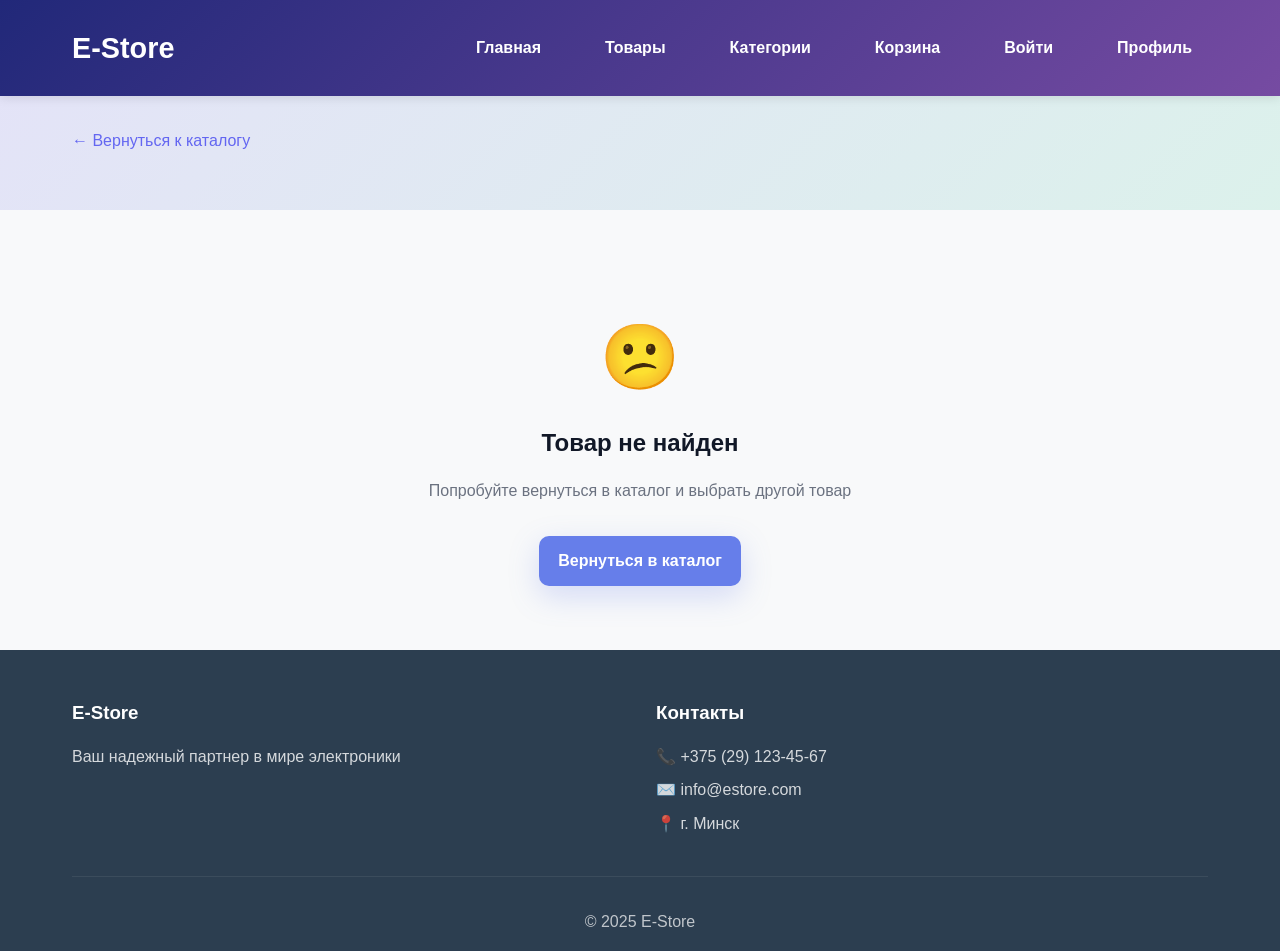
<file: src/main/resources/static/product.html>
<!DOCTYPE html>
<html lang="ru">
<head>
    <meta charset="UTF-8">
    <meta name="viewport" content="width=device-width, initial-scale=1.0">
    <title>E-Store - Товар</title>
    <link rel="stylesheet" href="css/style.css">
    <style>
        .product-detail-hero {
            background: linear-gradient(135deg, rgba(79,70,229,0.12), rgba(16,185,129,0.12));
            padding: 2rem 0;
            margin-bottom: 2rem;
        }
        .product-detail-container {
            display: grid;
            grid-template-columns: 1fr 1fr;
            gap: 3rem;
            margin-bottom: 4rem;
        }
        .product-image-section {
            background: white;
            border-radius: 16px;
            padding: 2rem;
            box-shadow: 0 4px 20px rgba(0,0,0,0.08);
            display: flex;
            align-items: center;
            justify-content: center;
            min-height: 400px;
        }
        .product-image-large {
            font-size: 8rem;
            opacity: 0.9;
        }
        .product-info-section {
            background: white;
            border-radius: 16px;
            padding: 2.5rem;
            box-shadow: 0 4px 20px rgba(0,0,0,0.08);
        }
        .product-title {
            font-size: 2rem;
            color: #111827;
            margin-bottom: 1rem;
            font-weight: 700;
        }
        .product-category-badge {
            display: inline-block;
            padding: 0.5rem 1rem;
            background: #f3f4f6;
            border-radius: 8px;
            color: #6b7280;
            font-size: 0.9rem;
            margin-bottom: 1.5rem;
        }
        .product-price-large {
            font-size: 2.5rem;
            color: #27ae60;
            font-weight: 700;
            margin-bottom: 1rem;
        }
        .product-details {
            margin: 2rem 0;
            padding: 1.5rem 0;
            border-top: 1px solid #e5e7eb;
            border-bottom: 1px solid #e5e7eb;
        }
        .detail-row {
            display: flex;
            justify-content: space-between;
            padding: 0.75rem 0;
            border-bottom: 1px solid #f3f4f6;
        }
        .detail-row:last-child {
            border-bottom: none;
        }
        .detail-label {
            color: #6b7280;
            font-weight: 500;
        }
        .detail-value {
            color: #111827;
            font-weight: 600;
        }
        .product-description {
            margin: 2rem 0;
            color: #4b5563;
            line-height: 1.8;
        }
        .product-actions {
            display: flex;
            gap: 1rem;
            margin-top: 2rem;
        }
        .quantity-selector {
            display: flex;
            align-items: center;
            gap: 1rem;
            margin: 1.5rem 0;
        }
        .quantity-controls {
            display: flex;
            align-items: center;
            border: 1px solid #e5e7eb;
            border-radius: 8px;
            overflow: hidden;
        }
        .quantity-btn {
            width: 40px;
            height: 40px;
            border: none;
            background: #f9fafb;
            cursor: pointer;
            font-size: 1.2rem;
            transition: background 0.2s;
        }
        .quantity-btn:hover {
            background: #e5e7eb;
        }
        .quantity-input {
            width: 60px;
            height: 40px;
            border: none;
            text-align: center;
            font-size: 1rem;
            font-weight: 600;
        }
        .stock-status {
            padding: 0.75rem 1rem;
            border-radius: 8px;
            margin-bottom: 1rem;
            font-weight: 500;
        }
        .stock-status.in-stock {
            background: #d1fae5;
            color: #065f46;
        }
        .stock-status.out-of-stock {
            background: #fee2e2;
            color: #991b1b;
        }
        .back-link {
            display: inline-flex;
            align-items: center;
            gap: 0.5rem;
            color: #6366f1;
            text-decoration: none;
            margin-bottom: 1.5rem;
            font-weight: 500;
        }
        .back-link:hover {
            text-decoration: underline;
        }
        @media (max-width: 968px) {
            .product-detail-container {
                grid-template-columns: 1fr;
            }
        }
        
        /* Стили для редактирования */
        #editMode input,
        #editMode select,
        #editDetails input,
        #editDetails select,
        #editDescription textarea {
            font-family: inherit;
            font-size: inherit;
            color: inherit;
        }
        
        #editMode input:focus,
        #editMode select:focus,
        #editDetails input:focus,
        #editDetails select:focus,
        #editDescription textarea:focus {
            outline: none;
            border-color: #667eea !important;
            box-shadow: 0 0 0 3px rgba(102, 126, 234, 0.1);
        }
        
        .btn-success {
            background: #10b981;
            border-color: #10b981;
            color: white;
        }
        
        .btn-success:hover {
            background: #059669;
            border-color: #059669;
        }
        
        .btn-secondary {
            background: #6b7280;
            border-color: #6b7280;
            color: white;
        }
        
        .btn-secondary:hover {
            background: #4b5563;
            border-color: #4b5563;
        }
    </style>
</head>
<body>
<!-- Хедер -->
<header class="header">
    <nav class="navbar container">
        <div class="logo">
            E-Store
        </div>
        <button class="menu-toggle" id="menuToggle">☰</button>
        <div class="nav-links" id="navLinks">
            <a href="index.html">Главная</a>
            <a href="products.html">Товары</a>
            <a href="categories.html">Категории</a>
            <a href="cart.html">
                Корзина
                <span class="cart-count" id="cartCount">0</span>
            </a>
            <a href="login.html" id="loginLink">Войти</a>
            <a href="profile.html" id="profileLink">Профиль</a>
        </div>
    </nav>
</header>

<main>
    <section class="product-detail-hero">
        <div class="container">
            <a href="products.html" class="back-link">
                ← Вернуться к каталогу
            </a>
        </div>
    </section>

    <div class="container">
        <div id="productContainer">
            <div class="product-detail-container">
                <div class="product-image-section">
                    <div class="product-image-large" id="productIcon">📱</div>
                </div>
                <div class="product-info-section">
                    <!-- Режим просмотра для обычных пользователей -->
                    <div id="viewMode">
                        <h1 class="product-title" id="productName">Загрузка...</h1>
                        <div class="product-category-badge" id="productCategory">Категория</div>
                        <div class="product-price-large" id="productPrice">0 BYN</div>
                    </div>
                    
                    <!-- Режим редактирования для админа -->
                    <div id="editMode" style="display: none;">
                        <input type="text" id="editProductName" class="product-title" style="border: 2px solid #667eea; padding: 0.5rem; border-radius: 8px; width: 100%; font-size: 2rem;">
                        <input type="number" id="editProductPrice" class="product-price-large" style="border: 2px solid #667eea; padding: 0.5rem; border-radius: 8px; width: 100%; font-size: 2.5rem; margin-top: 1rem;" step="0.01" min="0">
                    </div>
                    
                    <div class="stock-status" id="stockStatus">
                        Проверка наличия...
                    </div>

                    <div class="quantity-selector">
                        <label style="font-weight: 500; color: #374151;">Количество:</label>
                        <div class="quantity-controls">
                            <button class="quantity-btn" id="decreaseQty">-</button>
                            <input type="number" class="quantity-input" id="quantityInput" value="1" min="1" max="10">
                            <button class="quantity-btn" id="increaseQty">+</button>
                        </div>
                    </div>

                    <!-- Действия для обычных пользователей -->
                    <div id="userActions" class="product-actions">
                        <button class="btn btn-primary" id="addToCartBtn" style="flex: 1; padding: 1rem; font-size: 1.1rem;">
                            В корзину
                        </button>
                    </div>
                    
                    <!-- Действия для админа -->
                    <div id="adminActions" style="display: none; margin-top: 2rem;">
                        <div style="display: flex; gap: 1rem; margin-bottom: 1rem;">
                            <button class="btn btn-primary" id="editProductBtn" style="flex: 1; padding: 1rem; font-size: 1.1rem;">
                                ✏️ Редактировать
                            </button>
                            <button class="btn btn-success" id="saveProductBtn" style="flex: 1; padding: 1rem; font-size: 1.1rem; display: none;">
                                💾 Сохранить
                            </button>
                            <button class="btn btn-secondary" id="cancelEditBtn" style="flex: 1; padding: 1rem; font-size: 1.1rem; display: none;">
                                ❌ Отмена
                            </button>
                        </div>
                        <button class="btn btn-primary" id="createNewProductBtn" style="width: 100%; padding: 1rem; font-size: 1.1rem; background: #10b981; border-color: #10b981;">
                            ➕ Создать новый товар
                        </button>
                    </div>

                    <div class="product-details">
                        <!-- Режим просмотра -->
                        <div id="viewDetails">
                            <div class="detail-row">
                                <span class="detail-label">Модель:</span>
                                <span class="detail-value" id="productModel">—</span>
                            </div>
                            <div class="detail-row">
                                <span class="detail-label">Категория:</span>
                                <span class="detail-value" id="productCategoryDetail">—</span>
                            </div>
                            <div class="detail-row">
                                <span class="detail-label">Наличие:</span>
                                <span class="detail-value" id="productStock">—</span>
                            </div>
                        </div>
                        
                        <!-- Режим редактирования -->
                        <div id="editDetails" style="display: none;">
                            <div class="detail-row">
                                <span class="detail-label">Модель:</span>
                                <input type="text" id="editProductModel" class="detail-value" style="border: 2px solid #667eea; padding: 0.5rem; border-radius: 6px;">
                            </div>
                            <div class="detail-row">
                                <span class="detail-label">Категория:</span>
                                <select id="editProductCategoryDetail" class="detail-value" style="border: 2px solid #667eea; padding: 0.5rem; border-radius: 6px;">
                                    <option value="">Выберите категорию</option>
                                </select>
                            </div>
                            <div class="detail-row">
                                <span class="detail-label">Наличие:</span>
                                <input type="number" id="editProductStock" class="detail-value" style="border: 2px solid #667eea; padding: 0.5rem; border-radius: 6px;" min="0">
                            </div>
                        </div>
                    </div>

                    <!-- Описание - режим просмотра -->
                    <div id="viewDescription" class="product-description">
                        <div id="productDescription">Описание товара загружается...</div>
                    </div>
                    
                    <!-- Описание - режим редактирования -->
                    <div id="editDescription" style="display: none; margin: 2rem 0;">
                        <label style="display: block; font-weight: 500; margin-bottom: 0.5rem; color: #374151;">Описание:</label>
                        <textarea id="editProductDescription" style="width: 100%; min-height: 150px; border: 2px solid #667eea; padding: 1rem; border-radius: 8px; font-size: 1rem; font-family: inherit;"></textarea>
                    </div>
                </div>
            </div>
        </div>
    </div>
</main>

<!-- Футер -->
<footer class="footer">
    <div class="container">
        <div class="footer-content">
            <div class="footer-section">
                <h3>E-Store</h3>
                <p>Ваш надежный партнер в мире электроники</p>
            </div>
            <div class="footer-section">
                <h3>Контакты</h3>
                <p>📞 +375 (29) 123-45-67</p>
                <p>✉️ info@estore.com</p>
                <p>📍 г. Минск</p>
            </div>
        </div>
        <div class="footer-bottom">
            <p>&copy; 2025 E-Store</p>
        </div>
    </div>
</footer>

<!-- JavaScript -->
<script src="js/utils/storage.js"></script>
<script src="js/components/auth.service.js"></script>
<script src="js/services/cart.service.js"></script>
<script src="js/components/cart.js"></script>
<script src="js/components/product-detail.js"></script>
<script src="js/utils/app.js"></script>
<script>
    document.addEventListener('DOMContentLoaded', () => {
        App.updateAuthUI(!!localStorage.getItem('token'));
        ProductDetailComponent.init();
    });
</script>
</body>
</html>
</file>
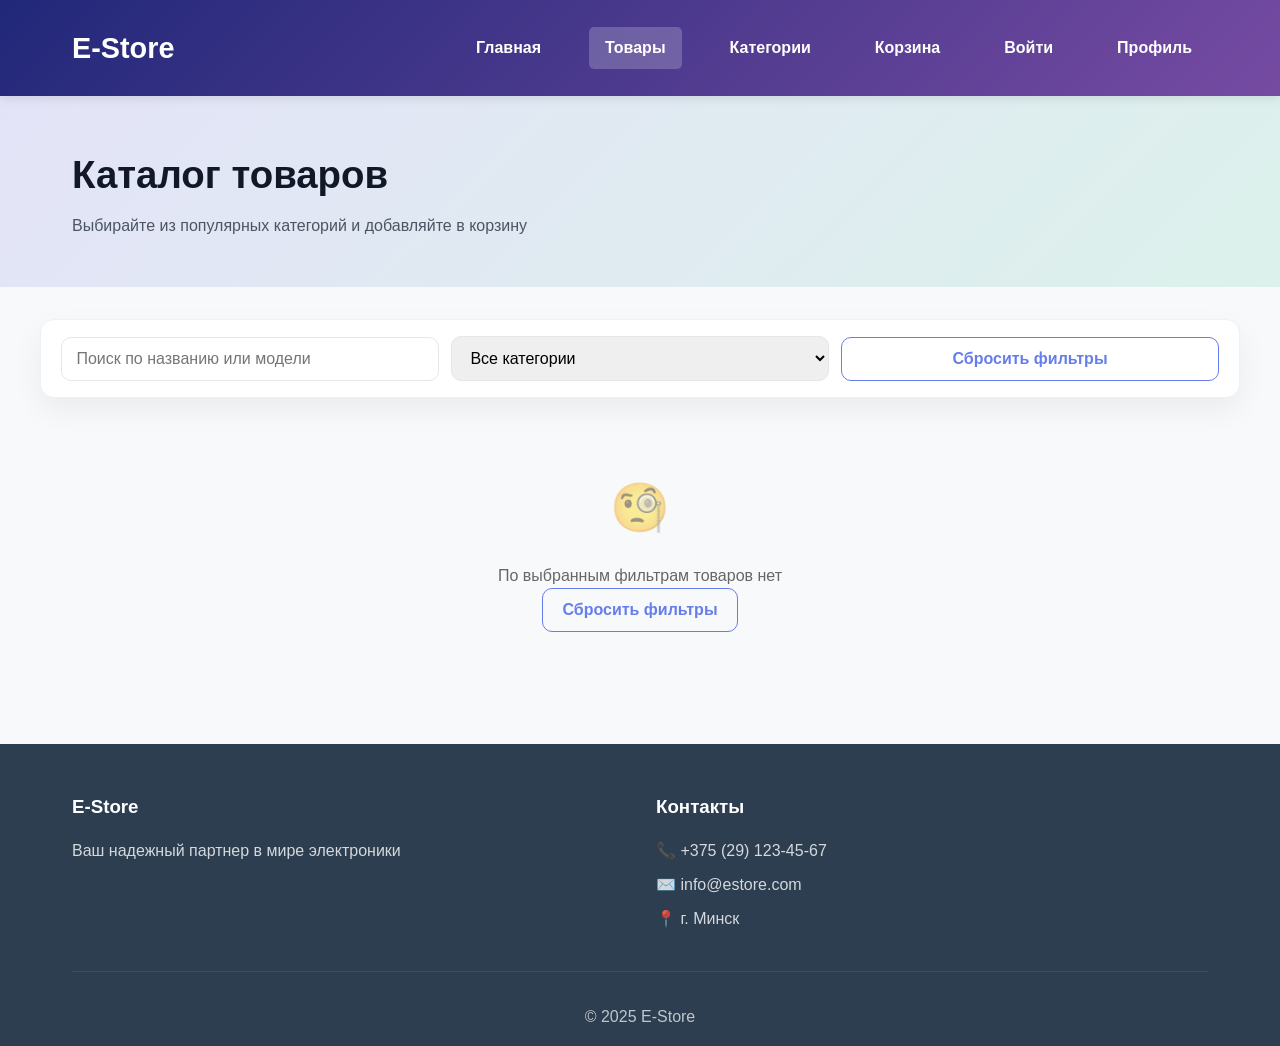
<file: src/main/resources/static/products.html>
<!DOCTYPE html>
<html lang="ru">
<head>
    <meta charset="UTF-8">
    <meta name="viewport" content="width=device-width, initial-scale=1.0">
    <title>E-Store - Каталог товаров</title>
    <link rel="stylesheet" href="css/style.css">
    <style>
        .catalog-hero {
            background: linear-gradient(135deg, rgba(79,70,229,0.12), rgba(16,185,129,0.12));
            padding: 3rem 0;
            margin-bottom: 2rem;
        }
        .catalog-hero h1 {
            font-size: 2.4rem;
            color: #111827;
            margin-bottom: 0.5rem;
        }
        .catalog-hero p {
            color: #4b5563;
        }
        .filters-bar {
            background: #fff;
            border: 1px solid #eef1f6;
            border-radius: 14px;
            padding: 1rem 1.25rem;
            display: grid;
            gap: 0.75rem;
            grid-template-columns: repeat(auto-fit, minmax(240px, 1fr));
            align-items: center;
            box-shadow: 0 12px 30px rgba(15, 23, 42, 0.06);
            margin-bottom: 1.5rem;
        }
        .filters-bar input,
        .filters-bar select {
            width: 100%;
            padding: 0.75rem 0.9rem;
            border-radius: 10px;
            border: 1px solid #e5e7eb;
            font-size: 1rem;
        }
        .filters-bar input:focus,
        .filters-bar select:focus {
            outline: 2px solid #6366f1;
            border-color: #6366f1;
        }
        .catalog-wrapper {
            padding: 0 0 4rem;
        }
        .pagination {
            display: flex;
            justify-content: center;
            align-items: center;
            gap: 1.5rem;
            margin-top: 3rem;
            padding: 1.5rem 0;
        }
        .pagination-btn {
            min-width: 120px;
            padding: 0.75rem 1.5rem;
        }
        .pagination-btn:disabled {
            opacity: 0.5;
            cursor: not-allowed;
        }
        .pagination-info {
            font-size: 1rem;
            color: #4b5563;
            font-weight: 500;
        }
        #addProductBtn {
            transition: all 0.3s ease;
        }
        #addProductBtn:hover {
            background: #059669 !important;
            border-color: #059669 !important;
            transform: translateY(-2px);
            box-shadow: 0 4px 12px rgba(16, 185, 129, 0.3);
        }
    </style>
</head>
<body>
<!-- Хедер -->
<header class="header">
    <nav class="navbar container">
        <div class="logo">
            E-Store
        </div>
        <button class="menu-toggle" id="menuToggle">☰</button>
        <div class="nav-links" id="navLinks">
            <a href="index.html">Главная</a>
            <a href="products.html" class="active">Товары</a>
            <a href="categories.html">Категории</a>
            <a href="cart.html">
                Корзина
                <span class="cart-count" id="cartCount">0</span>
            </a>
            <a href="login.html" id="loginLink">Войти</a>
            <a href="profile.html" id="profileLink">Профиль</a>
        </div>
    </nav>
</header>

<main>
    <section class="catalog-hero">
        <div class="container" style="display: flex; justify-content: space-between; align-items: center; flex-wrap: wrap; gap: 1rem;">
            <div>
                <h1>Каталог товаров</h1>
                <p>Выбирайте из популярных категорий и добавляйте в корзину</p>
            </div>
            <button class="btn btn-primary" id="addProductBtn" style="display: none; padding: 0.75rem 1.5rem; font-size: 1rem; background: #10b981; border-color: #10b981; white-space: nowrap;">
                ➕ Добавить товар
            </button>
        </div>
    </section>

    <div class="container catalog-wrapper">
        <div class="filters-bar">
            <input type="text" id="searchProducts" placeholder="Поиск по названию или модели">
            <select id="categoryFilter">
                <option value="">Все категории</option>
                <option value="Смартфоны">Смартфоны</option>
                <option value="Ноутбуки">Ноутбуки</option>
                <option value="Аудиотехника">Аудиотехника</option>
            </select>
            <button class="btn btn-outline" id="resetFilters">Сбросить фильтры</button>
        </div>

        <div id="products-container" class="products-grid">
            <p>Загрузка товаров...</p>
        </div>
        
        <div id="pagination-container"></div>
    </div>
</main>

<!-- Футер -->
<footer class="footer">
    <div class="container">
        <div class="footer-content">
            <div class="footer-section">
                <h3>E-Store</h3>
                <p>Ваш надежный партнер в мире электроники</p>
            </div>
            <div class="footer-section">
                <h3>Контакты</h3>
                <p>📞 +375 (29) 123-45-67</p>
                <p>✉️ info@estore.com</p>
                <p>📍 г. Минск</p>
            </div>
        </div>
        <div class="footer-bottom">
            <p>&copy; 2025 E-Store</p>
        </div>
    </div>
</footer>

<!-- JavaScript -->
<script src="js/utils/storage.js"></script>
<script src="js/components/auth.service.js"></script>
<script src="js/services/cart.service.js"></script>
<script src="js/components/cart.js"></script>
<script src="js/components/products.js"></script>
<script src="js/utils/app.js"></script>
<script>
    document.addEventListener('DOMContentLoaded', () => {
        App.updateAuthUI(!!localStorage.getItem('token'));
        
        // Проверяем, нужно ли обновить товары (например, после создания нового)
        const shouldRefresh = sessionStorage.getItem('refreshProducts');
        if (shouldRefresh) {
            sessionStorage.removeItem('refreshProducts');
            // Очищаем кэш перед загрузкой
            if (ProductsComponent.productsCache) {
                ProductsComponent.productsCache = [];
            }
        }
        
        ProductsComponent.init();

        // Проверяем, является ли пользователь админом, и показываем кнопку добавления товара
        try {
            const user = JSON.parse(localStorage.getItem('user') || '{}');
            const addProductBtn = document.getElementById('addProductBtn');
            if (addProductBtn && user.role === 'ROLE_ADMIN') {
                addProductBtn.style.display = 'block';
                addProductBtn.addEventListener('click', () => {
                    window.location.href = 'product.html';
                });
            }
        } catch (e) {
            console.error('Error checking admin role:', e);
        }

        const searchInput = document.getElementById('searchProducts');
        const categoryFilter = document.getElementById('categoryFilter');
        const resetBtn = document.getElementById('resetFilters');

        if (searchInput) {
            searchInput.addEventListener('input', (e) => {
                ProductsComponent.searchProducts(e.target.value);
            });
        }

        if (categoryFilter) {
            categoryFilter.addEventListener('change', () => {
                ProductsComponent.filterByCategory(categoryFilter.value);
            });
        }

        if (resetBtn) {
            resetBtn.addEventListener('click', () => {
                if (searchInput) searchInput.value = '';
                if (categoryFilter) categoryFilter.value = '';
                ProductsComponent.resetFilters();
            });
        }

        // Инициализируем корзину
        if (typeof SimpleCart !== 'undefined' && !window.cart) {
            window.cart = new SimpleCart();
        }
        
        // Обновляем счетчик корзины
        if (typeof App !== 'undefined' && App.updateCartCount) {
            App.updateCartCount();
        }
    });
</script>
</body>
</html>
</file>
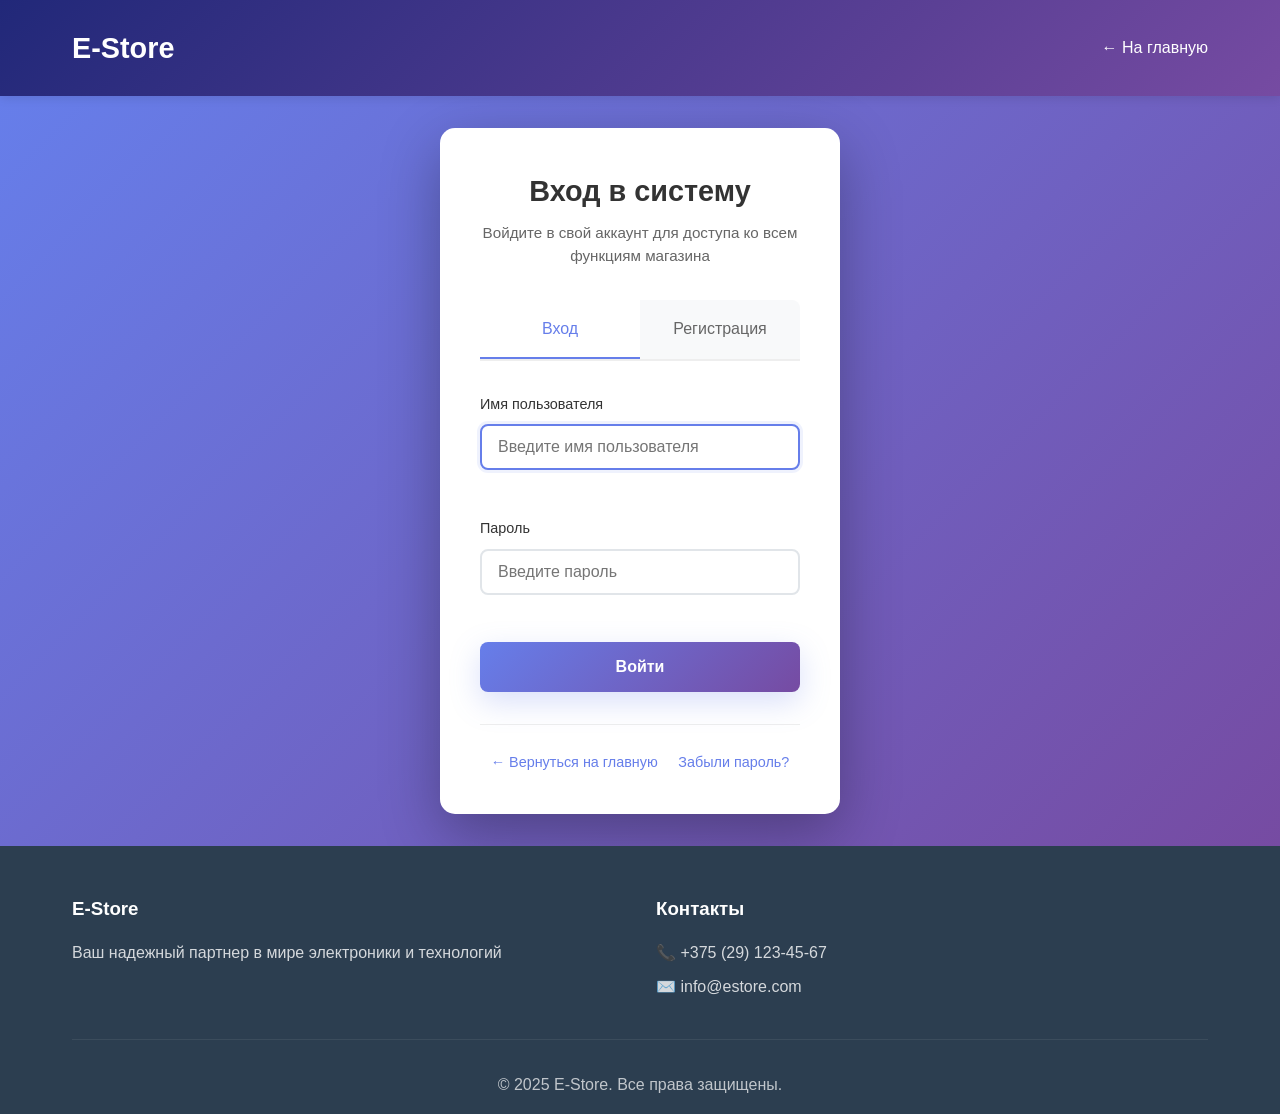
<file: src/main/resources/static/profile.html>
<!DOCTYPE html>
<html lang="ru">
<head>
    <meta charset="UTF-8">
    <meta name="viewport" content="width=device-width, initial-scale=1.0">
    <title>E-Store - Профиль</title>
    <link rel="stylesheet" href="css/style.css">
    <link rel="stylesheet" href="css/components/profile.css">
</head>
<body>
<!-- Хедер -->
<header class="header">
    <nav class="navbar container">
        <div class="logo">
            E-Store
        </div>
        <div class="nav-links">
            <a href="index.html">Главная</a>
            <a href="products.html">Товары</a>
            <a href="categories.html">Категории</a>
            <a href="cart.html" id="cartLink">Корзина</a>
            <a href="profile.html" class="active">Профиль</a>
        </div>
    </nav>
</header>

<!-- Основной контент -->
<main class="profile-section">
    <div class="container">
        <div class="profile-header">
            <h1>Личный кабинет</h1>
            <p>Управление вашим аккаунтом и заказами</p>
        </div>

        <div class="profile-layout">
            <!-- Боковая навигация -->
            <aside class="profile-sidebar">
                <div class="user-info">
                    <div class="user-avatar">👤</div>
                    <h3 id="userName">Загрузка...</h3>
                    <p id="userEmail">...</p>
                    <p id="userRole" class="role-badge">...</p>
                    <button id="logoutBtn" class="btn btn-primary" style="margin-top: 1rem; width: 100%;">Выйти</button>
                </div>

                <nav class="profile-nav">
                    <a href="#overview" class="nav-link active" data-tab="overview">
                        📊 Обзор
                    </a>
                    <a href="#orders" class="nav-link" data-tab="orders">
                        📦 Мои заказы
                    </a>
                    <a href="#settings" class="nav-link" data-tab="settings">
                        ⚙️ Настройки
                    </a>

                    <!-- Админские ссылки (видны только админу) -->
                    <div id="adminLinks" style="display: none; margin-top: 2rem; border-top: 1px solid #eee; padding-top: 1rem;">
                        <h4 style="color: #667eea; margin-bottom: 1rem;">Администрирование</h4>
                        <a href="#admin" class="nav-link admin-link" data-tab="admin">
                            👑 Панель управления
                        </a>
                        <a href="#users" class="nav-link admin-link" data-tab="users">
                            👥 Пользователи
                        </a>
                    </div>
                </nav>
            </aside>

            <!-- Основной контент -->
            <div class="profile-content">
                <!-- Вкладка "Обзор" -->
                <div id="overviewTab" class="tab-content active">
                    <div class="stats-grid">
                        <div class="stat-card">
                            <div class="stat-icon">📦</div>
                            <div class="stat-info">
                                <h3 id="totalOrders">0</h3>
                                <p>Всего заказов</p>
                            </div>
                        </div>
                        <div class="stat-card">
                            <div class="stat-icon">💰</div>
                            <div class="stat-info">
                                <h3 id="totalSpent">3 250 BYN</h3>
                                <p>Потрачено всего</p>
                            </div>
                        </div>
                        <div class="stat-card">
                            <div class="stat-icon">🛒</div>
                            <div class="stat-info">
                                <h3 id="cartItems">0</h3>
                                <p>Товаров в корзине</p>
                            </div>
                        </div>
                    </div>

                    <div class="recent-orders">
                        <h3>Последние заказы</h3>
                        <div id="recentOrdersList" class="orders-list">
                            <p>Загрузка заказов...</p>
                        </div>
                    </div>
                </div>

                <!-- Вкладка "Мои заказы" -->
                <div id="ordersTab" class="tab-content">
                    <h2>История заказов</h2>
                    <div id="ordersList" class="orders-list">
                        <div class="order-card">
                            <div class="order-header">
                                <div>
                                    <span class="order-id">Заказ #000</span>
                                    <span class="order-date">--.--.----</span>
                                </div>
                                <span class="order-status status-new">Новый</span>
                            </div>
                            <div class="order-items">Здесь будет список товаров</div>
                            <div class="order-total">Итого: 1 250 BYN</div>
                        </div>
                    </div>
                </div>

                <!-- Вкладка "Настройки" -->
                <div id="settingsTab" class="tab-content">
                    <h2>Настройки профиля</h2>
                    <div class="settings-form">
                        <div class="form-group">
                            <label>Имя пользователя</label>
                            <input type="text" id="usernameInput" placeholder="Ваше имя">
                        </div>
                        <div class="form-group">
                            <label>Email</label>
                            <input type="email" id="emailInput" placeholder="Ваш email">
                        </div>
                        <button class="btn btn-primary" id="saveSettingsBtn">Сохранить изменения</button>
                    </div>
                </div>

                <!-- Вкладка "Панель управления" (для админа) -->
                <div id="adminTab" class="tab-content">
                    <h2>Панель управления</h2>
                    <div class="admin-toolbar" style="margin-bottom: 1.5rem;">
                        <select id="orderStatusFilter" class="filter-select" style="padding: 0.5rem; border-radius: 6px; border: 1px solid #ddd;">
                            <option value="all">Все статусы</option>
                            <option value="PENDING">Ожидание</option>
                            <option value="CONFIRMED">Подтвержден</option>
                            <option value="SHIPPED">Отправлен</option>
                            <option value="DELIVERED">Доставлен</option>
                            <option value="CANCELLED">Отменен</option>
                        </select>
                    </div>
                    <div id="adminOrdersList" class="orders-list">
                        <p>Загрузка заказов...</p>
                    </div>
                </div>

                <!-- Вкладка "Пользователи" (для админа) -->
                <div id="usersTab" class="tab-content">
                    <h2>Пользователи</h2>
                    <div class="admin-toolbar" style="margin-bottom: 1.5rem;">
                        <input type="text" id="userSearch" placeholder="Поиск пользователей..." class="search-input" style="padding: 0.5rem; border-radius: 6px; border: 1px solid #ddd; width: 100%;">
                    </div>
                    <div id="usersList" class="orders-list">
                        <p>Загрузка пользователей...</p>
                    </div>
                </div>
            </div>
        </div>
    </div>
</main>

<!-- Футер -->
<footer class="footer">
    <div class="container">
        <div class="footer-content">
            <div class="footer-section">
                <h3>E-Store</h3>
                <p>Ваш надежный партнер в мире электроники</p>
            </div>
            <div class="footer-section">
                <h3>Контакты</h3>
                <p>📞 +375 (29) 123-45-67</p>
                <p>✉️ info@estore.com</p>
            </div>
        </div>
        <div class="footer-bottom">
            <p>&copy; 2024 E-Store. Все права защищены.</p>
        </div>
    </div>
</footer>

<!-- JavaScript -->
<script src="js/components/profile.service.js"></script>
<script src="js/components/admin.service.js"></script>
<script src="js/components/profile.component.js"></script>
<script src="js/utils/app.js"></script>
<!-- auth.component.js не нужен на странице профиля -->
</body>
</html>
</file>
<file: src/main/resources/static/css/style.css>
/* css/style.css */

/* Импорт компонентов */
@import url('components/header.css');
@import url('components/hero.css');
@import url('components/features.css');
@import url('components/categories.css');
@import url('components/products.css');
@import url('components/cart.css');
@import url('components/footer.css');
@import url('components/profile.css');
@import url('components/admin.css');


/* Подключаем компоненты профиля и админки */


/* Утилитарные классы */
.btn {
    padding: 0.75rem 1.2rem;
    border: none;
    border-radius: 10px;
    cursor: pointer;
    font-size: 1rem;
    text-decoration: none;
    display: inline-block;
    transition: all 0.2s ease;
    font-weight: 600;
}

.btn-primary {
    background: #667eea;
    color: white;
    box-shadow: 0 10px 30px rgba(102, 126, 234, 0.25);
}

.btn-primary:hover {
    background: #5a6fd8;
    transform: translateY(-2px);
    box-shadow: 0 14px 40px rgba(102, 126, 234, 0.35);
}

.btn-outline {
    background: transparent;
    border: 1px solid #667eea;
    color: #667eea;
    box-shadow: none;
}

.btn-outline:hover {
    background: #667eea;
    color: white;
    box-shadow: 0 10px 30px rgba(102, 126, 234, 0.25);
}

.btn-danger {
    background: #ff6b6b;
    color: white;
}

.btn-danger:hover {
    background: #ff5252;
}

.btn-sm {
    padding: 0.25rem 0.5rem;
    font-size: 0.85rem;
}

/* Анимация загрузки */
.loading {
    opacity: 0.5;
    pointer-events: none;
}

.spinner {
    display: inline-block;
    width: 20px;
    height: 20px;
    border: 2px solid rgba(255,255,255,0.3);
    border-radius: 50%;
    border-top-color: white;
    animation: spin 1s ease-in-out infinite;
    margin-right: 8px;
    vertical-align: middle;
}

@keyframes spin {
    to { transform: rotate(360deg); }
}

/* Сообщения об ошибках */
.error-message {
    color: #ff6b6b;
    font-size: 0.9rem;
    margin-top: 0.25rem;
}

.success-message {
    color: #27ae60;
    font-size: 0.9rem;
    margin-top: 0.25rem;
}

/* Пустые состояния */
.empty-state {
    text-align: center;
    padding: 3rem;
    color: #666;
}

.empty-state-icon {
    font-size: 3rem;
    margin-bottom: 1rem;
    opacity: 0.5;
}

/* Улучшенная навигация */
.nav-links a.active {
    background: rgba(255,255,255,0.2);
    font-weight: bold;
}
/* Базовые стили */
* {
    margin: 0;
    padding: 0;
    box-sizing: border-box;
}

body {
    font-family: 'Segoe UI', Tahoma, Geneva, Verdana, sans-serif;
    line-height: 1.6;
    color: #333;
    background-color: #f8f9fa;
}

/* Утилиты */
.container {
    max-width: 1200px;
    margin: 0 auto;
    padding: 0 2rem;
}

.section-title {
    text-align: center;
    font-size: 2.5rem;
    margin-bottom: 3rem;
    color: #2c3e50;
}

.section-header {
    display: flex;
    align-items: center;
    justify-content: space-between;
    gap: 1rem;
    margin-bottom: 2rem;
}

.section-header h2 {
    font-size: 2rem;
    color: #2c3e50;
}

.section-header p {
    color: #6c757d;
    margin-top: 0.25rem;
}

.section-header.centered {
    justify-content: center;
    text-align: center;
}

.section-header.centered > div {
    max-width: 520px;
}

.popular-section {
    margin-top: 3.5rem;
}

.badge {
    display: inline-flex;
    align-items: center;
    gap: 0.35rem;
    padding: 0.25rem 0.6rem;
    border-radius: 999px;
    background: #eef2ff;
    color: #4f46e5;
    font-size: 0.85rem;
    font-weight: 600;
}

.cta-button {
    display: inline-block;
    background: #ff6b6b;
    color: white;
    padding: 1rem 2rem;
    text-decoration: none;
    border-radius: 50px;
    font-weight: bold;
    transition: transform 0.3s, box-shadow 0.3s;
    border: none;
    cursor: pointer;
}

.cta-button:hover {
    transform: translateY(-2px);
    box-shadow: 0 5px 15px rgba(255,107,107,0.4);
}

/* Стили для кнопок добавления в корзину */
.add-to-cart-btn:disabled {
    background: #ccc !important;
    cursor: not-allowed;
}

.add-to-cart-btn:disabled:hover {
    transform: none !important;
    box-shadow: none !important;
}

/* Анимации для уведомлений */
@keyframes slideIn {
    from {
        transform: translateX(100%);
        opacity: 0;
    }
    to {
        transform: translateX(0);
        opacity: 1;
    }
}

@keyframes slideOut {
    from {
        transform: translateX(0);
        opacity: 1;
    }
    to {
        transform: translateX(100%);
        opacity: 0;
    }
}

/* Адаптивность */
@media (max-width: 768px) {
    .section-title {
        font-size: 2rem;
    }
    
    .container {
        padding: 0 1rem;
    }
}

/* Уведомления */
.notification {
    position: fixed;
    top: 100px;
    right: 20px;
    padding: 1rem 1.5rem;
    border-radius: 8px;
    box-shadow: 0 5px 15px rgba(0,0,0,0.2);
    z-index: 10000;
    animation: slideIn 0.3s ease-out;
    max-width: 300px;
}

.notification-success {
    background: #27ae60;
    color: white;
}

.notification-warning {
    background: #f39c12;
    color: white;
}

.notification-info {
    background: #3498db;
    color: white;
}

@keyframes slideIn {
    from {
        transform: translateX(100%);
        opacity: 0;
    }
    to {
        transform: translateX(0);
        opacity: 1;
    }
}

@keyframes slideOut {
    from {
        transform: translateX(0);
        opacity: 1;
    }
    to {
        transform: translateX(100%);
        opacity: 0;
    }
}
/* Дополнительные стили для компонентов */

/* Статусы заказов */
.status-pending { background: #fff3cd; color: #856404; }
.status-confirmed { background: #d1ecf1; color: #0c5460; }
.status-shipped { background: #d4edda; color: #155724; }
.status-delivered { background: #c3e6cb; color: #155724; }
.status-cancelled { background: #f8d7da; color: #721c24; }

/* Бейджи ролей */
.role-badge {
    display: inline-block;
    padding: 0.25rem 0.75rem;
    border-radius: 20px;
    font-size: 0.85rem;
    font-weight: 500;
}

.role-badge.admin {
    background: #e3f2fd;
    color: #1976d2;
}

.role-badge.user {
    background: #f3e5f5;
    color: #7b1fa2;
}

/* Уведомления */
.notification {
    position: fixed;
    top: 20px;
    right: 20px;
    padding: 15px 20px;
    border-radius: 8px;
    color: white;
    z-index: 10000;
    animation: slideIn 0.3s ease-out;
    max-width: 300px;
}

.notification-success { background: #4CAF50; }
.notification-error { background: #f44336; }
.notification-warning { background: #ff9800; }
.notification-info { background: #2196F3; }

@keyframes slideIn {
    from {
        transform: translateX(100%);
        opacity: 0;
    }
    to {
        transform: translateX(0);
        opacity: 1;
    }
}

@keyframes slideOut {
    from {
        transform: translateX(0);
        opacity: 1;
    }
    to {
        transform: translateX(100%);
        opacity: 0;
    }
}

/* Состояние загрузки */
.loading::after {
    content: '';
    position: fixed;
    top: 0;
    left: 0;
    width: 100%;
    height: 100%;
    background: rgba(255,255,255,0.7);
    z-index: 9999;
    display: flex;
    align-items: center;
    justify-content: center;
}

.loading::before {
    content: '🔄';
    position: fixed;
    top: 50%;
    left: 50%;
    transform: translate(-50%, -50%);
    font-size: 2rem;
    z-index: 10000;
    animation: spin 1s linear infinite;
}

/* Адаптивность для таблиц */
@media (max-width: 768px) {
    .table-responsive {
        font-size: 0.9rem;
    }

    .table-responsive th,
    .table-responsive td {
        padding: 0.5rem;
    }

    .action-buttons {
        display: flex;
        flex-wrap: wrap;
        gap: 0.25rem;
    }

    .btn-sm {
        padding: 0.2rem 0.4rem;
        font-size: 0.8rem;
    }
}

/* Анимация появления */
@keyframes fadeIn {
    from { opacity: 0; transform: translateY(10px); }
    to { opacity: 1; transform: translateY(0); }
}

.fade-in {
    animation: fadeIn 0.3s ease-out;
}

/* Улучшенные поля ввода */
input, select, textarea {
    font-family: inherit;
    font-size: 1rem;
    padding: 0.75rem;
    border: 1px solid #ddd;
    border-radius: 5px;
    transition: border-color 0.3s;
}

input:focus, select:focus, textarea:focus {
    outline: none;
    border-color: #667eea;
    box-shadow: 0 0 0 3px rgba(102, 126, 234, 0.1);
}

/* Кнопки действий */
.btn-edit { background: #4CAF50; color: white; }
.btn-delete { background: #f44336; color: white; }
.btn-view { background: #2196F3; color: white; }

.btn-edit:hover { background: #45a049; }
.btn-delete:hover { background: #d32f2f; }
.btn-view:hover { background: #1976d2; }
</file>
<file: src/main/resources/static/css/components/admin.css>
/* Админ панель */
.admin-section {
    padding: 2rem 0;
    min-height: 70vh;
    background: #f5f7fa;
}

.admin-header {
    margin-bottom: 2rem;
    text-align: center;
}

.admin-stats {
    display: grid;
    grid-template-columns: repeat(auto-fit, minmax(200px, 1fr));
    gap: 1rem;
    margin-bottom: 2rem;
}

.admin-stat {
    background: white;
    border: 1px solid #e0e0e0;
}

.admin-stat .stat-icon {
    font-size: 2rem;
    background: #667eea;
    color: white;
    width: 60px;
    height: 60px;
    border-radius: 50%;
    display: flex;
    align-items: center;
    justify-content: center;
}

/* Табы админки */
.admin-tabs {
    display: flex;
    gap: 0.5rem;
    margin-bottom: 2rem;
    overflow-x: auto;
    padding-bottom: 0.5rem;
}

.admin-tab {
    padding: 0.75rem 1.5rem;
    background: white;
    border: 1px solid #ddd;
    border-radius: 5px;
    cursor: pointer;
    font-weight: 500;
    white-space: nowrap;
    transition: all 0.3s;
}

.admin-tab:hover {
    background: #f5f5f5;
}

.admin-tab.active {
    background: #667eea;
    color: white;
    border-color: #667eea;
}

/* Контент табов */
.admin-content {
    background: white;
    border-radius: 10px;
    padding: 2rem;
    box-shadow: 0 2px 10px rgba(0,0,0,0.1);
}

.admin-tab-content {
    display: none;
}

.admin-tab-content.active {
    display: block;
    animation: fadeIn 0.3s ease-out;
}

.admin-toolbar {
    display: flex;
    justify-content: space-between;
    align-items: center;
    margin-bottom: 1.5rem;
    flex-wrap: wrap;
    gap: 1rem;
}

.admin-toolbar h2 {
    margin: 0;
    color: #2c3e50;
}

.filter-select, .search-input {
    padding: 0.5rem 1rem;
    border: 1px solid #ddd;
    border-radius: 5px;
    font-size: 1rem;
}

/* Таблицы админки */
.admin-table {
    overflow-x: auto;
}

.table-responsive {
    width: 100%;
    border-collapse: collapse;
}

.table-responsive th {
    background: #f8f9fa;
    padding: 1rem;
    text-align: left;
    font-weight: 600;
    color: #2c3e50;
    border-bottom: 2px solid #dee2e6;
}

.table-responsive td {
    padding: 1rem;
    border-bottom: 1px solid #eee;
    vertical-align: middle;
}

.table-responsive tr:hover {
    background: #f8f9fa;
}

/* Действия в таблицах */
.action-buttons {
    display: flex;
    gap: 0.5rem;
}

.btn-sm {
    padding: 0.25rem 0.5rem;
    font-size: 0.85rem;
}

.btn-edit {
    background: #4CAF50;
    color: white;
}

.btn-delete {
    background: #f44336;
    color: white;
}

.btn-view {
    background: #2196F3;
    color: white;
}

.btn-warning {
    background: #ff9800;
    color: white;
}

.btn-success {
    background: #4CAF50;
    color: white;
}

/* Статусы пользователей */
.status-badge {
    display: inline-block;
    padding: 0.25rem 0.75rem;
    border-radius: 12px;
    font-size: 0.85rem;
    font-weight: 500;
}

.status-badge.status-active {
    background: #d4edda;
    color: #155724;
}

.status-badge.status-blocked {
    background: #f8d7da;
    color: #721c24;
}

/* Заблокированные пользователи */
.user-blocked {
    opacity: 0.7;
    background: #f8f9fa;
}

.user-blocked td {
    color: #6c757d;
}

/* Роли пользователей */
.role-badge {
    display: inline-block;
    padding: 0.25rem 0.75rem;
    border-radius: 12px;
    font-size: 0.85rem;
    font-weight: 500;
}

.role-badge.admin {
    background: #667eea;
    color: white;
}

.role-badge.user {
    background: #e9ecef;
    color: #495057;
}

.status-select {
    padding: 0.5rem;
    border-radius: 6px;
    border: 1px solid #e5e7eb;
    font-size: 0.875rem;
    cursor: pointer;
    transition: all 0.2s;
    background: white;
}

.status-select:hover {
    border-color: #6366f1;
}

.status-select.status-pending {
    background: #fff3cd;
    color: #856404;
}

.status-select.status-confirmed {
    background: #d1ecf1;
    color: #0c5460;
}

.status-select.status-shipped {
    background: #d4edda;
    color: #155724;
}

.status-select.status-delivered {
    background: #c3e6cb;
    color: #155724;
}

.status-select.status-cancelled {
    background: #f8d7da;
    color: #721c24;
}

/* Карточки аналитики */
.analytics-grid {
    display: grid;
    grid-template-columns: 2fr 1fr;
    gap: 2rem;
}

.analytics-card {
    background: #f8f9fa;
    border-radius: 10px;
    padding: 1.5rem;
    margin-bottom: 1rem;
}

.analytics-card h3 {
    margin-top: 0;
    margin-bottom: 1rem;
    color: #2c3e50;
}

.chart-placeholder {
    height: 200px;
    background: white;
    border-radius: 5px;
    display: flex;
    align-items: center;
    justify-content: center;
    color: #666;
    border: 1px dashed #ddd;
}

/* Модальные окна */
.modal {
    display: none;
    position: fixed;
    top: 0;
    left: 0;
    width: 100%;
    height: 100%;
    background: rgba(0,0,0,0.5);
    z-index: 1000;
    align-items: center;
    justify-content: center;
}

.modal.active {
    display: flex;
}

.modal-content {
    background: white;
    border-radius: 10px;
    padding: 2rem;
    max-width: 500px;
    width: 90%;
    max-height: 90vh;
    overflow-y: auto;
}

.modal-header {
    display: flex;
    justify-content: space-between;
    align-items: center;
    margin-bottom: 1.5rem;
}

.modal-close {
    background: none;
    border: none;
    font-size: 1.5rem;
    cursor: pointer;
    color: #666;
}

/* Формы админки */
.admin-form .form-group {
    margin-bottom: 1.5rem;
}

.admin-form label {
    display: block;
    margin-bottom: 0.5rem;
    font-weight: 500;
    color: #333;
}

.admin-form input,
.admin-form select,
.admin-form textarea {
    width: 100%;
    padding: 0.75rem;
    border: 1px solid #ddd;
    border-radius: 5px;
    font-size: 1rem;
}

.admin-form textarea {
    min-height: 100px;
    resize: vertical;
}

/* Адаптивность */
@media (max-width: 1024px) {
    .analytics-grid {
        grid-template-columns: 1fr;
    }
}

@media (max-width: 768px) {
    .admin-toolbar {
        flex-direction: column;
        align-items: stretch;
    }

    .admin-toolbar h2 {
        text-align: center;
    }

    .action-buttons {
        flex-wrap: wrap;
    }

    .table-responsive {
        font-size: 0.9rem;
    }

    .table-responsive th,
    .table-responsive td {
        padding: 0.5rem;
    }
}

/* Уведомления для админа */
.admin-notification {
    position: fixed;
    top: 20px;
    right: 20px;
    padding: 1rem 1.5rem;
    border-radius: 8px;
    color: white;
    z-index: 1001;
    animation: slideInRight 0.3s ease-out;
}

.notification-success {
    background: #4CAF50;
}

.notification-error {
    background: #f44336;
}

.notification-warning {
    background: #ff9800;
}

@keyframes slideInRight {
    from {
        transform: translateX(100%);
        opacity: 0;
    }
    to {
        transform: translateX(0);
        opacity: 1;
    }
}
</file>
<file: src/main/resources/static/css/components/cart.css>
/* css/components/cart.css */

.cart-section {
    padding: 4rem 0;
    background: #f8f9fa;
    min-height: 60vh;
}

.cart-container {
    display: grid;
    grid-template-columns: 2fr 1fr;
    gap: 2rem;
    align-items: start;
}

.cart-items {
    background: white;
    border-radius: 10px;
    padding: 2rem;
    box-shadow: 0 5px 15px rgba(0,0,0,0.1);
}

.cart-summary {
    background: white;
    border-radius: 10px;
    padding: 2rem;
    box-shadow: 0 5px 15px rgba(0,0,0,0.1);
    position: sticky;
    top: 2rem;
}

.cart-item {
    display: grid;
    grid-template-columns: 100px 1fr auto auto auto;
    gap: 1rem;
    align-items: center;
    padding: 1.5rem 0;
    border-bottom: 1px solid #eee;
}

.cart-item:last-child {
    border-bottom: none;
}

.cart-item-image {
    width: 80px;
    height: 80px;
    background: #f8f9fa;
    border-radius: 8px;
    display: flex;
    align-items: center;
    justify-content: center;
    font-size: 1.5rem;
}

.cart-item-info h4 {
    margin-bottom: 0.5rem;
    color: #2c3e50;
}

.cart-item-model {
    color: #666;
    font-size: 0.9rem;
}

.cart-item-price {
    font-weight: bold;
    color: #27ae60;
    font-size: 1.1rem;
}

.quantity-controls {
    display: flex;
    align-items: center;
    gap: 0.5rem;
}

.quantity-btn {
    width: 35px;
    height: 35px;
    border: 1px solid #ddd;
    background: white;
    border-radius: 5px;
    cursor: pointer;
    display: flex;
    align-items: center;
    justify-content: center;
    transition: all 0.3s;
}

.quantity-btn:hover {
    background: #667eea;
    color: white;
    border-color: #667eea;
}

.quantity-input {
    width: 50px;
    text-align: center;
    border: 1px solid #ddd;
    border-radius: 5px;
    padding: 0.5rem;
}

.remove-btn {
    background: #ff6b6b;
    color: white;
    border: none;
    padding: 0.5rem 1rem;
    border-radius: 5px;
    cursor: pointer;
    transition: background 0.3s;
}

.remove-btn:hover {
    background: #ff5252;
}

.cart-summary h3 {
    margin-bottom: 1.5rem;
    color: #2c3e50;
}

.summary-row {
    display: flex;
    justify-content: space-between;
    margin-bottom: 1rem;
    padding-bottom: 0.5rem;
    border-bottom: 1px solid #eee;
}

.summary-total {
    font-size: 1.2rem;
    font-weight: bold;
    color: #2c3e50;
    border-bottom: none;
}

.checkout-btn {
    width: 100%;
    padding: 1rem;
    background: #27ae60;
    color: white;
    border: none;
    border-radius: 8px;
    font-size: 1.1rem;
    font-weight: bold;
    cursor: pointer;
    transition: background 0.3s;
    margin-top: 1rem;
}

.checkout-btn:hover {
    background: #219a52;
}

.checkout-btn:disabled {
    background: #ccc;
    cursor: not-allowed;
}

.empty-cart {
    text-align: center;
    padding: 3rem;
    color: #666;
}

.empty-cart-icon {
    font-size: 4rem;
    margin-bottom: 1rem;
    opacity: 0.5;
}

.continue-shopping {
    display: inline-block;
    margin-top: 1rem;
    color: #667eea;
    text-decoration: none;
}

/* Адаптивность корзины */
@media (max-width: 968px) {
    .cart-container {
        grid-template-columns: 1fr;
        gap: 1rem;
    }
    
    .cart-item {
        grid-template-columns: 80px 1fr;
        grid-template-rows: auto auto;
        gap: 0.5rem;
    }
    
    .cart-item-price,
    .quantity-controls,
    .remove-btn {
        grid-column: 2;
        justify-self: start;
    }
}

@media (max-width: 480px) {
    .cart-items {
        padding: 1rem;
    }
    
    .cart-item {
        grid-template-columns: 60px 1fr;
    }
    
    .cart-item-image {
        width: 60px;
        height: 60px;
        font-size: 1.2rem;
    }
}
</file>
<file: src/main/resources/static/css/components/categories.css>
/* css/components/categories.css */

.categories {
    padding: 4rem 0;
    background: #f8f9fa;
}

.categories-grid {
    display: grid;
    grid-template-columns: repeat(auto-fit, minmax(280px, 1fr));
    gap: 2rem;
}

.category-card {
    background: white;
    border-radius: 16px;
    overflow: hidden;
    box-shadow: 0 4px 20px rgba(0,0,0,0.08);
    transition: all 0.3s ease;
    cursor: pointer;
    border: 1px solid #eef1f6;
}

.category-card:hover {
    transform: translateY(-8px);
    box-shadow: 0 12px 40px rgba(0,0,0,0.15);
}

.category-image {
    height: 220px;
    background: linear-gradient(135deg, #667eea 0%, #764ba2 100%);
    display: flex;
    align-items: center;
    justify-content: center;
    color: white;
    font-size: 4rem;
    transition: all 0.3s ease;
}

.category-card:hover .category-image {
    background: linear-gradient(135deg, #764ba2 0%, #667eea 100%);
}

.category-info {
    padding: 2rem;
}

.category-info h3 {
    margin-bottom: 0.75rem;
    color: #111827;
    font-size: 1.5rem;
    font-weight: 600;
}

.category-info p {
    color: #6b7280;
    font-size: 0.95rem;
    line-height: 1.6;
    margin-bottom: 1rem;
}

.view-category-btn {
    margin-top: 1rem;
    width: 100%;
    padding: 0.875rem 1.5rem;
    font-weight: 500;
    transition: all 0.2s ease;
}

.view-category-btn:hover {
    transform: scale(1.02);
}
</file>
<file: src/main/resources/static/css/components/auth.css>
/* components/auth.css */
/* Стили для страниц аутентификации (логин/регистрация) */

.auth-page {
    min-height: 100vh;
    display: flex;
    flex-direction: column;
}

.auth-container {
    flex: 1;
    display: flex;
    align-items: center;
    justify-content: center;
    padding: 2rem;
    background: linear-gradient(135deg, #667eea 0%, #764ba2 100%);
}

.auth-card {
    background: white;
    border-radius: 15px;
    box-shadow: 0 20px 60px rgba(0,0,0,0.3);
    width: 100%;
    max-width: 400px;
    padding: 2.5rem;
    animation: fadeIn 0.5s ease-out;
}

@keyframes fadeIn {
    from {
        opacity: 0;
        transform: translateY(20px);
    }
    to {
        opacity: 1;
        transform: translateY(0);
    }
}

.auth-header {
    text-align: center;
    margin-bottom: 2rem;
}

.auth-logo {
    display: none;
}

@keyframes bounce {
    from {
        transform: translateY(0);
    }
    to {
        transform: translateY(-10px);
    }
}

.auth-title {
    font-size: 1.8rem;
    color: #333;
    margin-bottom: 0.5rem;
}

.auth-subtitle {
    color: #666;
    font-size: 0.95rem;
    line-height: 1.5;
}

/* Формы */
.form-group {
    margin-bottom: 1.5rem;
}

.form-label {
    display: block;
    margin-bottom: 0.5rem;
    color: #333;
    font-weight: 500;
    font-size: 0.9rem;
}

.form-input {
    width: 100%;
    padding: 0.75rem 1rem;
    border: 2px solid #e1e5e9;
    border-radius: 8px;
    font-size: 1rem;
    transition: all 0.3s;
    font-family: inherit;
}

.form-input:focus {
    outline: none;
    border-color: #667eea;
    box-shadow: 0 0 0 3px rgba(102, 126, 234, 0.1);
}

.form-input.error {
    border-color: #ff6b6b;
    background-color: #fff8f8;
}

.form-input.success {
    border-color: #27ae60;
    background-color: #f8fff9;
}

.error-message {
    color: #ff6b6b;
    font-size: 0.85rem;
    margin-top: 0.25rem;
    min-height: 1.2rem;
    opacity: 0;
    transform: translateY(-10px);
    transition: all 0.3s;
}

.error-message.show {
    opacity: 1;
    transform: translateY(0);
}

.success-message {
    background: #d4edda;
    color: #155724;
    padding: 1rem;
    border-radius: 8px;
    margin-bottom: 1.5rem;
    text-align: center;
    animation: slideDown 0.3s ease-out;
}

@keyframes slideDown {
    from {
        opacity: 0;
        transform: translateY(-20px);
    }
    to {
        opacity: 1;
        transform: translateY(0);
    }
}

.success-message.hidden {
    display: none;
}

/* Кнопки */
.auth-button {
    width: 100%;
    padding: 1rem;
    background: linear-gradient(135deg, #667eea 0%, #764ba2 100%);
    color: white;
    border: none;
    border-radius: 8px;
    font-size: 1rem;
    font-weight: 600;
    cursor: pointer;
    transition: all 0.3s;
    position: relative;
    overflow: hidden;
}

.auth-button:hover {
    transform: translateY(-2px);
    box-shadow: 0 10px 20px rgba(102, 126, 234, 0.3);
}

.auth-button:active {
    transform: translateY(0);
}

.auth-button:disabled {
    opacity: 0.6;
    cursor: not-allowed;
    transform: none;
    box-shadow: none;
}

.auth-button .spinner {
    display: inline-block;
    width: 16px;
    height: 16px;
    border: 2px solid rgba(255,255,255,0.3);
    border-radius: 50%;
    border-top-color: white;
    animation: spin 1s ease-in-out infinite;
    margin-right: 8px;
    vertical-align: middle;
}

@keyframes spin {
    to { transform: rotate(360deg); }
}

/* Вкладки */
.tabs {
    display: flex;
    border-bottom: 2px solid #eee;
    margin-bottom: 2rem;
    border-radius: 8px 8px 0 0;
    overflow: hidden;
}

.tab {
    flex: 1;
    padding: 1rem;
    text-align: center;
    cursor: pointer;
    font-weight: 500;
    color: #666;
    background: #f8f9fa;
    border-bottom: 2px solid transparent;
    transition: all 0.3s;
}

.tab:hover {
    background: #f1f3f5;
}

.tab.active {
    color: #667eea;
    background: white;
    border-bottom-color: #667eea;
}

.tab-content {
    display: none;
    animation: fadeInContent 0.5s ease-out;
}

@keyframes fadeInContent {
    from {
        opacity: 0;
    }
    to {
        opacity: 1;
    }
}

.tab-content.active {
    display: block;
}

/* Ссылки и доп. информация */
.auth-links {
    text-align: center;
    margin-top: 2rem;
    padding-top: 1.5rem;
    border-top: 1px solid #eee;
}

.auth-link {
    color: #667eea;
    text-decoration: none;
    font-size: 0.9rem;
    transition: color 0.3s;
    display: inline-block;
    margin: 0 0.5rem;
}

.auth-link:hover {
    color: #764ba2;
    text-decoration: underline;
}

.form-footer {
    margin-top: 1.5rem;
    text-align: center;
    font-size: 0.85rem;
    color: #666;
    line-height: 1.5;
}

.test-credentials {
    background: #f8f9fa;
    border-radius: 8px;
    padding: 1rem;
    margin-top: 1.5rem;
    font-size: 0.85rem;
}

.test-credentials h4 {
    margin-bottom: 0.5rem;
    color: #333;
}

.test-credentials p {
    margin: 0.25rem 0;
    font-family: monospace;
}

/* Анимации для ошибок */
@keyframes shake {
    0%, 100% { transform: translateX(0); }
    10%, 30%, 50%, 70%, 90% { transform: translateX(-5px); }
    20%, 40%, 60%, 80% { transform: translateX(5px); }
}

.shake {
    animation: shake 0.5s ease-in-out;
}

/* Адаптивность */
@media (max-width: 768px) {
    .auth-container {
        padding: 1rem;
    }
    
    .auth-card {
        padding: 1.5rem;
        max-width: 350px;
    }
    
    .auth-title {
        font-size: 1.5rem;
    }
    
    .tabs {
        margin-bottom: 1.5rem;
    }
    
    .tab {
        padding: 0.75rem;
        font-size: 0.9rem;
    }
}

@media (max-width: 480px) {
    .auth-card {
        padding: 1rem;
        border-radius: 10px;
    }
    
    .auth-title {
        font-size: 1.3rem;
    }
    
    .auth-subtitle {
        font-size: 0.85rem;
    }
    
    .form-input {
        padding: 0.6rem 0.8rem;
        font-size: 0.9rem;
    }
    
    .auth-button {
        padding: 0.8rem;
        font-size: 0.9rem;
    }
}

/* Кастомные чекбоксы */
.remember-me {
    display: flex;
    align-items: center;
    margin-bottom: 1.5rem;
}

.remember-me input[type="checkbox"] {
    margin-right: 0.5rem;
    width: 18px;
    height: 18px;
    cursor: pointer;
}

.remember-me label {
    font-size: 0.9rem;
    color: #666;
    cursor: pointer;
}

/* Иконки в полях ввода */
.input-with-icon {
    position: relative;
}

.input-with-icon .form-input {
    padding-left: 2.5rem;
}

.input-icon {
    display: none;
}
</file>
<file: src/main/resources/static/css/components/profile.css>
/* Профиль пользователя */
.profile-section {
    padding: 2rem 0;
    min-height: 70vh;
    background: #f8f9fa;
}

.profile-header {
    margin-bottom: 2rem;
    text-align: center;
}

.profile-layout {
    display: grid;
    grid-template-columns: 250px 1fr;
    gap: 2rem;
}

/* Боковая панель профиля */
.profile-sidebar {
    background: white;
    border-radius: 10px;
    padding: 1.5rem;
    box-shadow: 0 2px 10px rgba(0,0,0,0.1);
    height: fit-content;
}

.user-info {
    text-align: center;
    margin-bottom: 2rem;
    padding-bottom: 1.5rem;
    border-bottom: 1px solid #eee;
}

.user-avatar {
    width: 80px;
    height: 80px;
    background: linear-gradient(135deg, #667eea, #764ba2);
    border-radius: 50%;
    margin: 0 auto 1rem;
    display: flex;
    align-items: center;
    justify-content: center;
    font-size: 2rem;
    color: white;
}

.role-badge {
    display: inline-block;
    padding: 0.25rem 0.75rem;
    background: #e3f2fd;
    color: #1976d2;
    border-radius: 20px;
    font-size: 0.85rem;
    font-weight: 500;
    margin-top: 0.5rem;
}

.profile-nav {
    display: flex;
    flex-direction: column;
    gap: 0.5rem;
}

.nav-link {
    display: flex;
    align-items: center;
    gap: 0.75rem;
    padding: 0.75rem 1rem;
    color: #333;
    text-decoration: none;
    border-radius: 8px;
    transition: all 0.3s;
}

.nav-link:hover {
    background: #f5f5f5;
}

.nav-link.active {
    background: #667eea;
    color: white;
}

.admin-link {
    color: #764ba2;
    font-weight: 500;
}

.admin-link:hover {
    background: #f3e5f5;
}

.admin-link.active {
    background: #764ba2;
    color: white;
}

/* Контент профиля */
.profile-content {
    background: white;
    border-radius: 10px;
    padding: 2rem;
    box-shadow: 0 2px 10px rgba(0,0,0,0.1);
}

.tab-content {
    display: none;
}

.tab-content.active {
    display: block;
    animation: fadeIn 0.3s ease-out;
}

@keyframes fadeIn {
    from { opacity: 0; }
    to { opacity: 1; }
}

/* Статистика профиля */
.stats-grid {
    display: grid;
    grid-template-columns: repeat(auto-fit, minmax(200px, 1fr));
    gap: 1rem;
    margin-bottom: 2rem;
}

.stat-card {
    background: #f8f9fa;
    border-radius: 10px;
    padding: 1.5rem;
    display: flex;
    align-items: center;
    gap: 1rem;
    transition: transform 0.3s;
}

.stat-card:hover {
    transform: translateY(-2px);
    box-shadow: 0 5px 15px rgba(0,0,0,0.1);
}

.stat-icon {
    font-size: 2rem;
    color: #667eea;
}

.stat-info h3 {
    font-size: 1.5rem;
    margin: 0;
    color: #2c3e50;
}

.stat-info p {
    margin: 0.25rem 0 0;
    color: #666;
    font-size: 0.9rem;
}

/* Список заказов */
.recent-orders, .orders-list {
    margin-top: 2rem;
}

.orders-list {
    display: flex;
    flex-direction: column;
    gap: 1rem;
}

.order-card {
    background: white;
    border: 1px solid #eee;
    border-radius: 8px;
    padding: 1rem 1.5rem;
    transition: box-shadow 0.3s;
}

.order-card:hover {
    box-shadow: 0 3px 10px rgba(0,0,0,0.1);
}

.order-header {
    display: flex;
    justify-content: space-between;
    align-items: center;
    margin-bottom: 1rem;
}

.order-id {
    font-weight: bold;
    color: #2c3e50;
}

.order-date {
    color: #666;
    font-size: 0.9rem;
}

.order-status {
    padding: 0.25rem 0.75rem;
    border-radius: 20px;
    font-size: 0.85rem;
    font-weight: 500;
}

.status-pending {
    background: #fff3cd;
    color: #856404;
}

.status-confirmed {
    background: #d1ecf1;
    color: #0c5460;
}

.status-shipped {
    background: #d4edda;
    color: #155724;
}

.status-delivered {
    background: #c3e6cb;
    color: #155724;
}

.status-cancelled {
    background: #f8d7da;
    color: #721c24;
}

.order-items {
    color: #666;
    font-size: 0.9rem;
    margin-top: 0.5rem;
    margin-bottom: 0.5rem;
}

.order-item-row {
    display: flex;
    justify-content: space-between;
    align-items: center;
    padding: 0.5rem 0;
    border-bottom: 1px solid #f0f0f0;
}

.order-item-row:last-child {
    border-bottom: none;
}

.order-item-name {
    flex: 1;
    color: #2c3e50;
}

.order-item-quantity {
    margin: 0 1rem;
    color: #666;
}

.order-item-price {
    font-weight: 500;
    color: #27ae60;
}

.order-address {
    margin-top: 0.75rem;
    padding-top: 0.75rem;
    border-top: 1px solid #f0f0f0;
    font-size: 0.9rem;
    color: #666;
}

.order-address strong {
    color: #2c3e50;
}

.order-notes {
    margin-top: 0.5rem;
    padding-top: 0.5rem;
    font-size: 0.9rem;
    color: #666;
    font-style: italic;
}

.order-notes strong {
    color: #2c3e50;
    font-style: normal;
}

.order-total {
    font-weight: bold;
    color: #27ae60;
    margin-top: 0.75rem;
    padding-top: 0.75rem;
    border-top: 2px solid #eee;
    font-size: 1.1rem;
}

/* Форма настроек */
.settings-form {
    max-width: 500px;
}

.settings-form .form-group {
    margin-bottom: 1.5rem;
}

.settings-form label {
    display: block;
    margin-bottom: 0.5rem;
    font-weight: 500;
    color: #333;
}

.settings-form input {
    width: 100%;
    padding: 0.75rem;
    border: 1px solid #ddd;
    border-radius: 5px;
    font-size: 1rem;
}

/* Адаптивность */
@media (max-width: 768px) {
    .profile-layout {
        grid-template-columns: 1fr;
    }

    .profile-sidebar {
        position: static;
        margin-bottom: 1rem;
    }

    .stats-grid {
        grid-template-columns: 1fr;
    }
}
</file>
